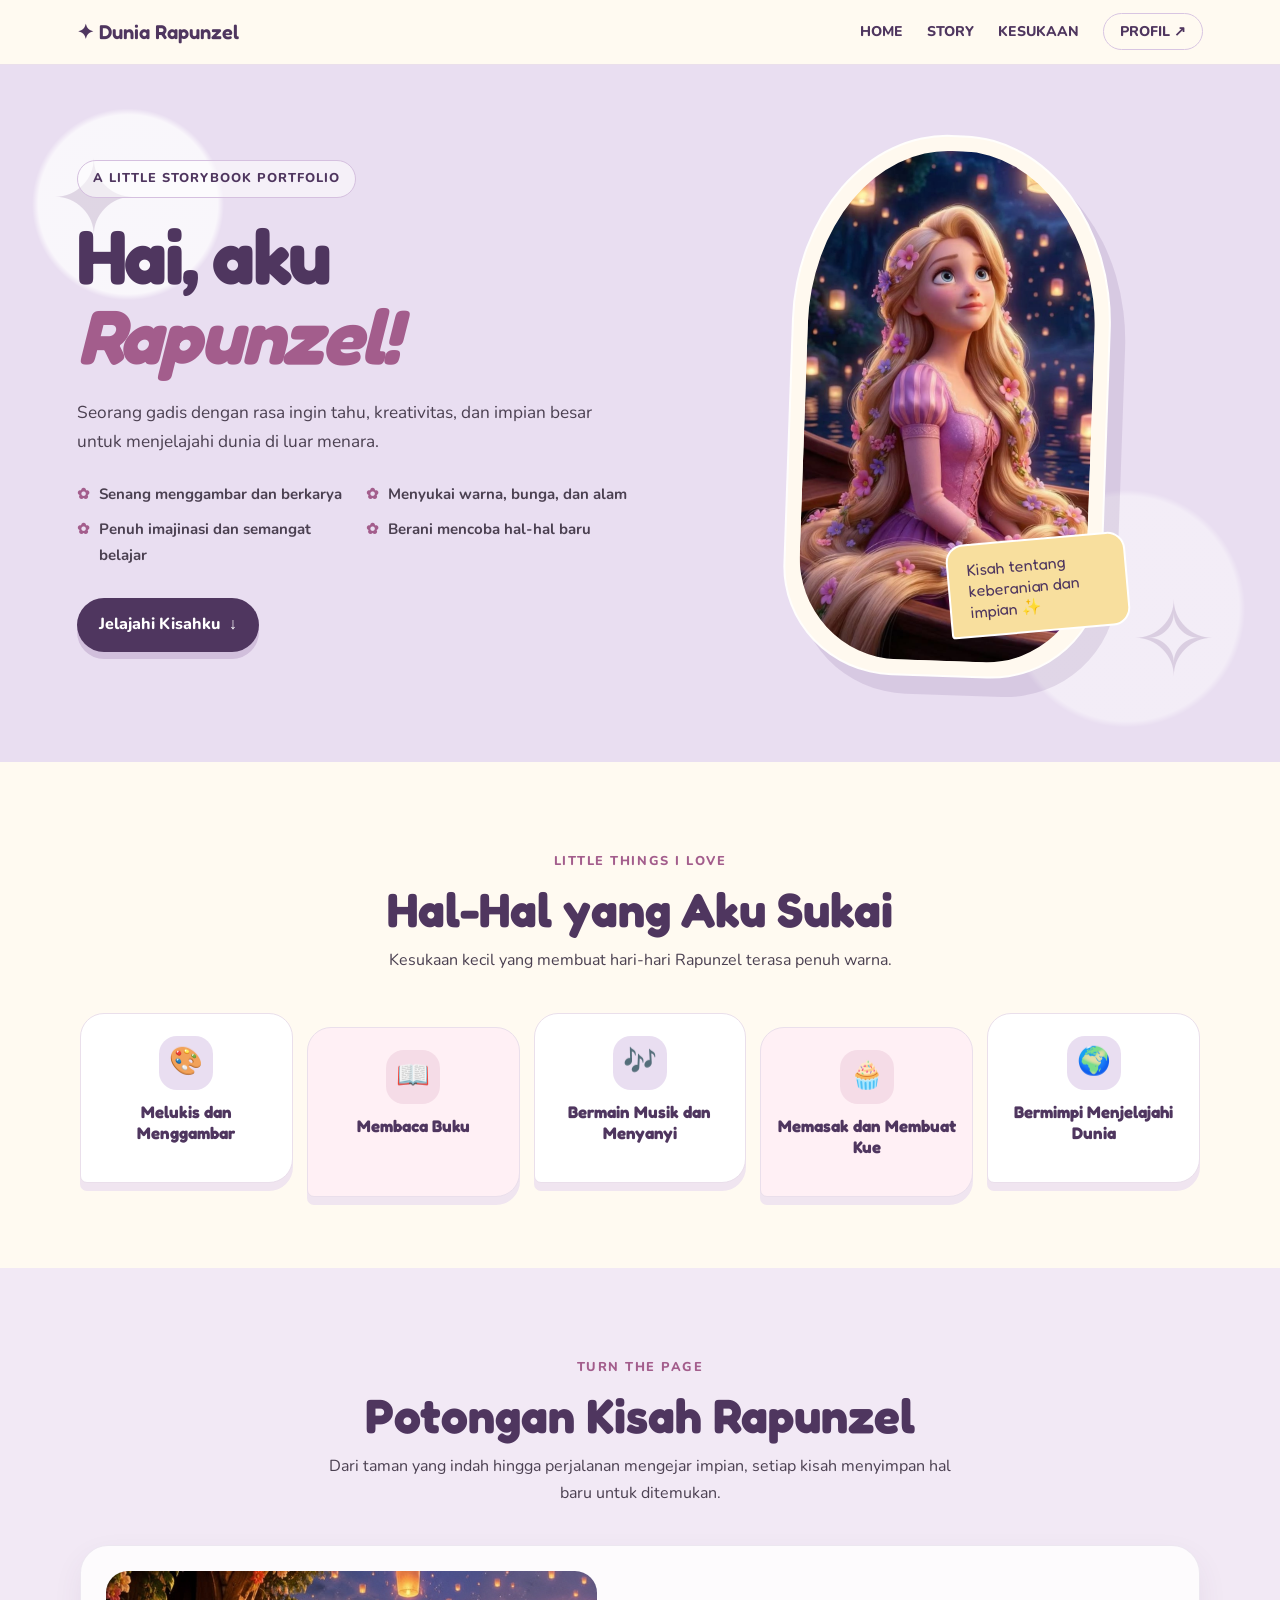
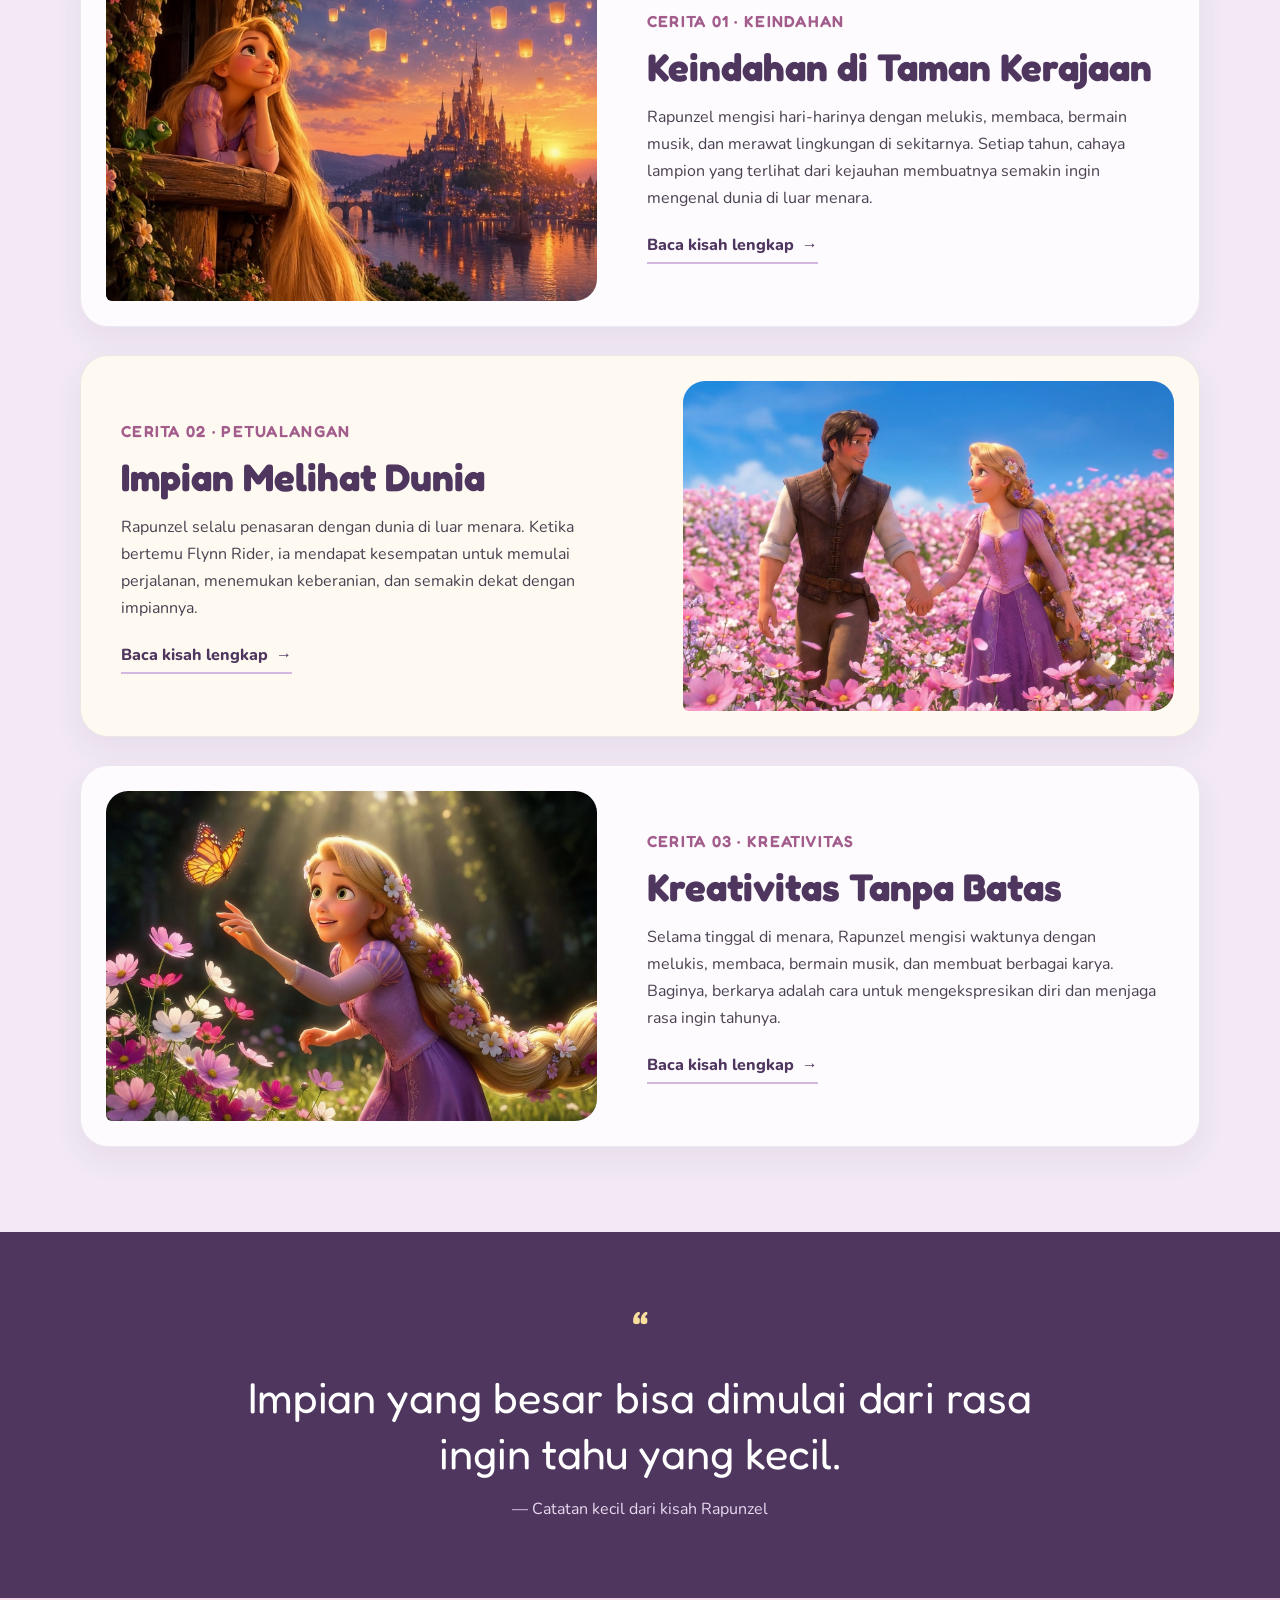
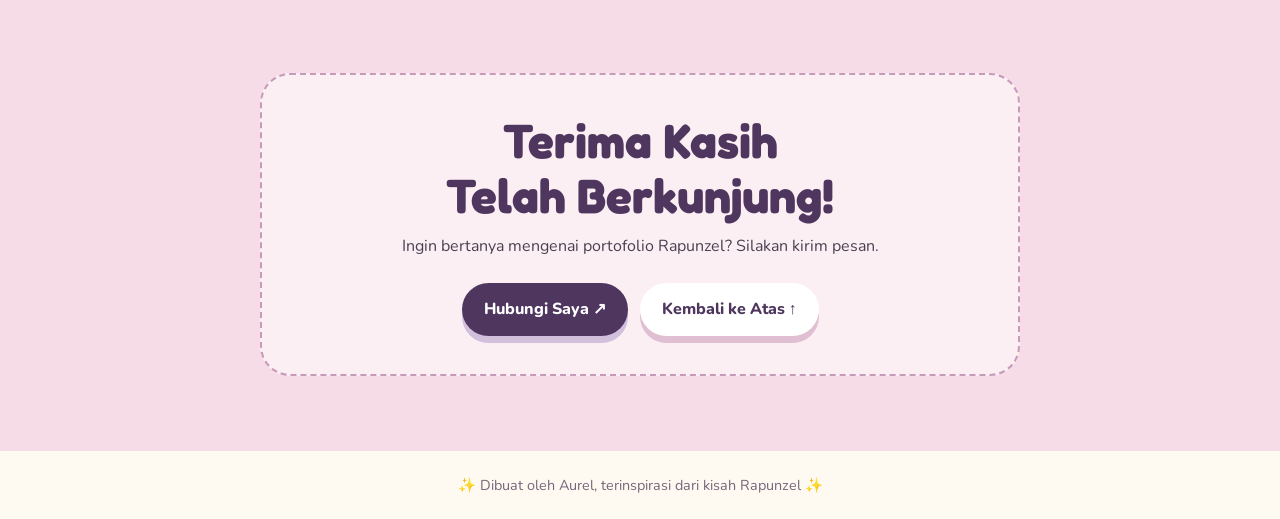
<file: index.html>
<!DOCTYPE html>
<html lang="id">
<head>
    <meta charset="utf-8">
    <meta name="viewport" content="width=device-width, initial-scale=1.0">
    <title>Rapunzel — Storybook Portfolio</title>

    <link href="https://fonts.googleapis.com/css2?family=Fredoka:wght@400;500;600;700&family=Nunito:wght@400;500;600;700;800&display=swap" rel="stylesheet">

    <style>
        :root {
            --purple: #76538c;
            --deep-purple: #4f365f;
            --lavender: #e9def1;
            --pink: #f5dce7;
            --cream: #fffaf1;
            --yellow: #f8df9e;
            --ink: #4b4051;
        }

        * {
            box-sizing: border-box;
        }

        html {
            scroll-behavior: smooth;
        }

        body {
            margin: 0;
            background: var(--cream);
            color: var(--ink);
            font-family: "Nunito", sans-serif;
            line-height: 1.7;
        }

        h1, h2, h3, .brand, .number {
            font-family: "Fredoka", sans-serif;
        }

        a {
            color: inherit;
            text-decoration: none;
        }

        img {
            display: block;
            max-width: 100%;
        }

        .site-nav {
            position: sticky;
            top: 0;
            z-index: 10;
            display: flex;
            justify-content: space-between;
            align-items: center;
            gap: 20px;
            padding: 15px 6%;
            background: rgba(255, 250, 241, .96);
            border-bottom: 1px solid #eadfeb;
            backdrop-filter: blur(10px);
        }

        .brand {
            color: var(--deep-purple);
            font-size: 1.25rem;
            font-weight: 600;
            white-space: nowrap;
        }

        .nav-links {
            display: flex;
            align-items: center;
            gap: 24px;
            margin: 0;
            padding: 0;
            list-style: none;
        }

        .nav-links a {
            color: var(--deep-purple);
            font-size: .88rem;
            font-weight: 800;
            transition: color .2s;
        }

        .nav-links a:hover {
            color: #b45f91;
        }

        .nav-links .nav-profile {
            padding: 8px 16px;
            border: 1px solid #d8c5e2;
            border-radius: 30px;
        }

        .hero {
            position: relative;
            overflow: hidden;
            padding: 70px 6% 85px;
            background:
                radial-gradient(circle at 10% 20%, rgba(255,255,255,.75) 0 7%, transparent 7.5%),
                radial-gradient(circle at 88% 78%, rgba(255,255,255,.45) 0 9%, transparent 9.5%),
                var(--lavender);
        }

        .hero::before,
        .hero::after {
            position: absolute;
            color: rgba(118, 83, 140, .2);
            font-size: clamp(3rem, 8vw, 7rem);
            line-height: 1;
            pointer-events: none;
        }

        .hero::before {
            content: "✦";
            top: 12%;
            left: 4%;
        }

        .hero::after {
            content: "✧";
            right: 5%;
            bottom: 10%;
        }

        .hero-inner {
            position: relative;
            z-index: 1;
            display: grid;
            grid-template-columns: 1.05fr .95fr;
            align-items: center;
            gap: 55px;
            max-width: 1180px;
            margin: 0 auto;
        }

        .hero-copy {
            max-width: 600px;
        }

        .eyebrow {
            display: inline-block;
            margin-bottom: 18px;
            padding: 7px 15px;
            border: 1px solid #d5c0df;
            border-radius: 30px;
            background: rgba(255,255,255,.55);
            color: var(--deep-purple);
            font-size: .8rem;
            font-weight: 800;
            letter-spacing: .08em;
            text-transform: uppercase;
        }

        .hero h1 {
            margin: 0;
            color: var(--deep-purple);
            font-size: clamp(2.8rem, 6vw, 5.5rem);
            line-height: 1.04;
            letter-spacing: -.03em;
        }

        .hero h1 span {
            color: #a35d8c;
            font-style: italic;
        }

        .hero-copy p {
            max-width: 530px;
            margin: 22px 0;
            font-size: 1.08rem;
        }

        .hero-list {
            display: grid;
            grid-template-columns: 1fr 1fr;
            gap: 10px 16px;
            margin: 25px 0 30px;
            padding: 0;
            list-style: none;
        }

        .hero-list li {
            display: flex;
            align-items: flex-start;
            gap: 9px;
            font-size: .94rem;
            font-weight: 700;
        }

        .hero-list li::before {
            content: "✿";
            color: #a35d8c;
        }

        .button {
            display: inline-flex;
            justify-content: center;
            align-items: center;
            gap: 9px;
            padding: 13px 22px;
            border: 0;
            border-radius: 30px;
            background: var(--deep-purple);
            color: white;
            font-weight: 800;
            box-shadow: 0 7px 0 #d1bfdc;
            transition: transform .2s, box-shadow .2s, background .2s;
        }

        .button:hover {
            transform: translateY(-3px);
            background: #69487f;
            box-shadow: 0 10px 0 #d1bfdc;
        }

        .hero-art {
            position: relative;
            max-width: 470px;
            margin: 0 auto;
        }

        .hero-image-frame {
            position: relative;
            padding: 14px;
            border: 2px solid rgba(255,255,255,.85);
            border-radius: 48% 48% 35% 35% / 35% 35% 20% 20%;
            background: #fff9ef;
            box-shadow: 15px 18px 0 rgba(118, 83, 140, .15);
            transform: rotate(2deg);
        }

        .hero-image-frame img {
            width: 100%;
            height: 510px;
            border-radius: 48% 48% 35% 35% / 35% 35% 20% 20%;
            object-fit: cover;
            object-position: center;
        }

        .image-sticker {
            position: absolute;
            right: -20px;
            bottom: 45px;
            max-width: 180px;
            padding: 14px 18px;
            border: 2px solid white;
            border-radius: 18px 18px 18px 4px;
            background: var(--yellow);
            color: var(--deep-purple);
            font-family: "Fredoka", sans-serif;
            font-size: 1rem;
            line-height: 1.3;
            transform: rotate(-5deg);
        }

        .section-wrap {
            width: min(1120px, 88%);
            margin: 0 auto;
        }

        .section-heading {
            max-width: 650px;
            margin: 0 auto 38px;
            text-align: center;
        }

        .section-heading .mini-label {
            color: #a35d8c;
            font-size: .8rem;
            font-weight: 800;
            letter-spacing: .12em;
            text-transform: uppercase;
        }

        .section-heading h2 {
            margin: 8px 0 10px;
            color: var(--deep-purple);
            font-size: clamp(2rem, 4vw, 3rem);
            line-height: 1.15;
        }

        .section-heading p {
            margin: 0;
        }

        .likes-section {
            padding: 85px 0;
            background: var(--cream);
        }

        .likes-grid {
            display: grid;
            grid-template-columns: repeat(5, minmax(0, 1fr));
            gap: 14px;
        }

        .like-card {
            min-height: 170px;
            padding: 22px 15px;
            border: 1px solid #eadfeb;
            border-radius: 24px 24px 24px 7px;
            background: white;
            text-align: center;
            box-shadow: 0 8px 0 #f0e5f0;
            transition: transform .2s;
        }

        .like-card:nth-child(even) {
            transform: translateY(14px);
            background: #fff0f5;
        }

        .like-card:hover {
            transform: translateY(-5px) rotate(-1deg);
        }

        .like-icon {
            display: grid;
            place-items: center;
            width: 54px;
            height: 54px;
            margin: 0 auto 12px;
            border-radius: 18px;
            background: var(--lavender);
            font-size: 1.7rem;
        }

        .like-card:nth-child(even) .like-icon {
            background: var(--pink);
        }

        .like-card h3 {
            margin: 0;
            color: var(--deep-purple);
            font-size: 1.05rem;
            line-height: 1.25;
        }

        .story-section {
            padding: 85px 0;
            background: #f2e9f5;
        }

        .story-list {
            display: grid;
            gap: 28px;
        }

        .story-card {
            display: grid;
            grid-template-columns: .95fr 1.05fr;
            align-items: center;
            gap: 35px;
            padding: 25px;
            border: 1px solid rgba(118, 83, 140, .12);
            border-radius: 28px;
            background: rgba(255,255,255,.82);
            box-shadow: 0 12px 30px rgba(79, 54, 95, .07);
        }

        .story-card:nth-child(even) {
            grid-template-columns: 1.05fr .95fr;
            background: #fffaf1;
        }

        .story-card:nth-child(even) .story-image {
            order: 2;
        }

        .story-image {
            position: relative;
            min-width: 0;
        }

        .story-image img {
            width: 100%;
            height: 330px;
            border-radius: 22px 22px 22px 6px;
            object-fit: cover;
        }

        .story-image::after {
            content: "";
            position: absolute;
            right: -8px;
            bottom: -8px;
            z-index: -1;
            width: 55%;
            height: 55%;
            border-radius: 20px;
            background: var(--pink);
        }

        .story-card:nth-child(even) .story-image::after {
            background: var(--yellow);
        }

        .story-copy {
            padding: 10px 15px;
        }

        .number {
            display: inline-block;
            margin-bottom: 10px;
            color: #a35d8c;
            font-size: 1rem;
            font-weight: 600;
            letter-spacing: .08em;
        }

        .story-copy h3 {
            margin: 0 0 14px;
            color: var(--deep-purple);
            font-size: clamp(1.7rem, 3vw, 2.5rem);
            line-height: 1.15;
        }

        .story-copy p {
            margin: 0 0 20px;
        }

        .text-link {
            display: inline-flex;
            align-items: center;
            gap: 8px;
            color: var(--deep-purple);
            font-weight: 800;
            border-bottom: 2px solid #d4b8df;
            padding-bottom: 3px;
        }

        .text-link:hover {
            color: #a35d8c;
            border-color: #a35d8c;
        }

        .quote-section {
            padding: 75px 6%;
            background: var(--deep-purple);
            color: white;
            text-align: center;
        }

        .quote-mark {
            color: var(--yellow);
            font-family: "Fredoka", sans-serif;
            font-size: 4rem;
            line-height: .8;
        }

        .quote-section blockquote {
            max-width: 800px;
            margin: 10px auto 15px;
            font-family: "Fredoka", sans-serif;
            font-size: clamp(1.6rem, 4vw, 2.7rem);
            line-height: 1.3;
        }

        .quote-section p {
            margin: 0;
            color: #e7d9ee;
        }

        .contact-section {
            padding: 75px 6%;
            text-align: center;
            background: var(--pink);
        }

        .contact-card {
            max-width: 760px;
            margin: 0 auto;
            padding: 38px 25px;
            border: 2px dashed #c89ab9;
            border-radius: 30px;
            background: rgba(255,255,255,.55);
        }

        .contact-card h2 {
            margin: 0 0 10px;
            color: var(--deep-purple);
            font-size: clamp(2rem, 4vw, 3rem);
            line-height: 1.15;
        }

        .contact-card p {
            margin: 0 0 22px;
        }

        .contact-actions {
            display: flex;
            flex-wrap: wrap;
            justify-content: center;
            gap: 12px;
        }

        .button-light {
            background: white;
            color: var(--deep-purple);
            box-shadow: 0 7px 0 #dfbfd1;
        }

        .button-light:hover {
            background: #fff7fb;
            box-shadow: 0 10px 0 #dfbfd1;
        }

        footer {
            padding: 22px 6%;
            background: var(--cream);
            color: #75677b;
            text-align: center;
            font-size: .9rem;
        }

        footer p {
            margin: 0;
        }

        @media (max-width: 900px) {
            .hero-inner {
                gap: 35px;
            }

            .hero-image-frame img {
                height: 420px;
            }

            .likes-grid {
                grid-template-columns: repeat(3, minmax(0, 1fr));
            }

            .story-card,
            .story-card:nth-child(even) {
                gap: 25px;
            }

            .story-image img {
                height: 280px;
            }
        }

        @media (max-width: 650px) {
            .site-nav {
                position: static;
                align-items: flex-start;
                flex-direction: column;
                gap: 12px;
                padding: 15px 5%;
            }

            .nav-links {
                flex-wrap: wrap;
                gap: 10px 18px;
            }

            .hero {
                padding: 48px 5% 60px;
            }

            .hero-inner {
                grid-template-columns: 1fr;
            }

            .hero-copy {
                text-align: center;
            }

            .hero-copy p {
                margin-left: auto;
                margin-right: auto;
            }

            .hero-list {
                text-align: left;
            }

            .hero-art {
                width: min(85%, 380px);
                margin-top: 10px;
            }

            .hero-image-frame img {
                height: 390px;
            }

            .image-sticker {
                right: -14px;
                bottom: 25px;
                max-width: 150px;
                font-size: .9rem;
            }

            .section-wrap {
                width: 90%;
            }

            .likes-section,
            .story-section {
                padding: 60px 0;
            }

            .likes-grid {
                grid-template-columns: repeat(2, minmax(0, 1fr));
                gap: 12px;
            }

            .like-card {
                min-height: 145px;
            }

            .like-card:nth-child(even) {
                transform: none;
            }

            .story-card,
            .story-card:nth-child(even) {
                grid-template-columns: 1fr;
                gap: 22px;
                padding: 18px;
            }

            .story-card:nth-child(even) .story-image {
                order: 0;
            }

            .story-image img {
                height: 260px;
            }

            .story-copy {
                padding: 4px 5px 10px;
            }

            .quote-section {
                padding: 60px 6%;
            }

            .contact-section {
                padding: 55px 5%;
            }
        }

        @media (max-width: 380px) {
            .hero-list {
                grid-template-columns: 1fr;
            }

            .hero-image-frame img {
                height: 320px;
            }

            .likes-grid {
                grid-template-columns: 1fr 1fr;
            }

            .like-card {
                padding: 18px 10px;
            }

            .like-card h3 {
                font-size: .95rem;
            }
        }

        @media (prefers-reduced-motion: reduce) {
            html {
                scroll-behavior: auto;
            }

            *,
            *::before,
            *::after {
                transition: none !important;
            }
        }
    </style>
</head>

<body>
    <nav class="site-nav" aria-label="Navigasi utama">
        <a href="#home" class="brand">✦ Dunia Rapunzel</a>

        <ul class="nav-links">
            <li><a href="#home">HOME</a></li>
            <li><a href="#works">STORY</a></li>
            <li><a href="#skills">KESUKAAN</a></li>
            <li><a href="profil.html" class="nav-profile">PROFIL ↗</a></li>
        </ul>
    </nav>

    <header class="hero" id="home">
        <div class="hero-inner">
            <div class="hero-copy">
                <span class="eyebrow">A little storybook portfolio</span>
                <h1>Hai, aku<br><span>Rapunzel!</span></h1>

                <p>
                    Seorang gadis dengan rasa ingin tahu, kreativitas, dan impian
                    besar untuk menjelajahi dunia di luar menara.
                </p>

                <ul class="hero-list">
                    <li>Senang menggambar dan berkarya</li>
                    <li>Menyukai warna, bunga, dan alam</li>
                    <li>Penuh imajinasi dan semangat belajar</li>
                    <li>Berani mencoba hal-hal baru</li>
                </ul>

                <a href="#works" class="button">Jelajahi Kisahku <span>↓</span></a>
            </div>

            <div class="hero-art">
                <div class="hero-image-frame">
                    <img src="rapunzel 1.jpeg" alt="Ilustrasi Rapunzel">
                </div>
                <div class="image-sticker">Kisah tentang keberanian dan impian ✨</div>
            </div>
        </div>
    </header>

    <section class="likes-section" id="skills">
        <div class="section-wrap">
            <div class="section-heading">
                <span class="mini-label">Little things I love</span>
                <h2>Hal-Hal yang Aku Sukai</h2>
                <p>Kesukaan kecil yang membuat hari-hari Rapunzel terasa penuh warna.</p>
            </div>

            <div class="likes-grid">
                <article class="like-card">
                    <div class="like-icon" aria-hidden="true">🎨</div>
                    <h3>Melukis dan Menggambar</h3>
                </article>

                <article class="like-card">
                    <div class="like-icon" aria-hidden="true">📖</div>
                    <h3>Membaca Buku</h3>
                </article>

                <article class="like-card">
                    <div class="like-icon" aria-hidden="true">🎶</div>
                    <h3>Bermain Musik dan Menyanyi</h3>
                </article>

                <article class="like-card">
                    <div class="like-icon" aria-hidden="true">🧁</div>
                    <h3>Memasak dan Membuat Kue</h3>
                </article>

                <article class="like-card">
                    <div class="like-icon" aria-hidden="true">🌍</div>
                    <h3>Bermimpi Menjelajahi Dunia</h3>
                </article>
            </div>
        </div>
    </section>

    <main class="story-section" id="works">
        <div class="section-wrap">
            <div class="section-heading">
                <span class="mini-label">Turn the page</span>
                <h2>Potongan Kisah Rapunzel</h2>
                <p>
                    Dari taman yang indah hingga perjalanan mengejar impian,
                    setiap kisah menyimpan hal baru untuk ditemukan.
                </p>
            </div>

            <div class="story-list">
                <article class="story-card">
                    <div class="story-image">
                        <img src="rapunzel 2.jpeg" alt="Bunga dan warna-warna lembut">
                    </div>
                    <div class="story-copy">
                        <span class="number">CERITA 01 · KEINDAHAN</span>
                        <h3>Keindahan di Taman Kerajaan</h3>
                        <p>
                            Rapunzel mengisi hari-harinya dengan melukis, membaca,
                            bermain musik, dan merawat lingkungan di sekitarnya.
                            Setiap tahun, cahaya lampion yang terlihat dari kejauhan
                            membuatnya semakin ingin mengenal dunia di luar menara.
                        </p>
                        <a href="detail.html" class="text-link">Baca kisah lengkap <span>→</span></a>
                    </div>
                </article>

                <article class="story-card">
                    <div class="story-image">
                        <img src="rapunzel 3.jpeg" alt="Pemandangan yang menginspirasi">
                    </div>
                    <div class="story-copy">
                        <span class="number">CERITA 02 · PETUALANGAN</span>
                        <h3>Impian Melihat Dunia</h3>
                        <p>
                            Rapunzel selalu penasaran dengan dunia di luar menara.
                            Ketika bertemu Flynn Rider, ia mendapat kesempatan untuk
                            memulai perjalanan, menemukan keberanian, dan semakin
                            dekat dengan impiannya.
                        </p>
                        <a href="detail2.html" class="text-link">Baca kisah lengkap <span>→</span></a>
                    </div>
                </article>

                <article class="story-card">
                    <div class="story-image">
                        <img src="rapunzel 4.jpeg" alt="Kegiatan kreatif Rapunzel">
                    </div>
                    <div class="story-copy">
                        <span class="number">CERITA 03 · KREATIVITAS</span>
                        <h3>Kreativitas Tanpa Batas</h3>
                        <p>
                            Selama tinggal di menara, Rapunzel mengisi waktunya
                            dengan melukis, membaca, bermain musik, dan membuat
                            berbagai karya. Baginya, berkarya adalah cara untuk
                            mengekspresikan diri dan menjaga rasa ingin tahunya.
                        </p>
                        <a href="detail3.html" class="text-link">Baca kisah lengkap <span>→</span></a>
                    </div>
                </article>
            </div>
        </div>
    </main>

    <section class="quote-section">
        <div class="quote-mark" aria-hidden="true">“</div>
        <blockquote>
            Impian yang besar bisa dimulai dari rasa ingin tahu yang kecil.
        </blockquote>
        <p>— Catatan kecil dari kisah Rapunzel</p>
    </section>

    <section class="contact-section" id="contact">
        <div class="contact-card">
            <h2>Terima Kasih<br>Telah Berkunjung!</h2>
            <p>Ingin bertanya mengenai portofolio Rapunzel? Silakan kirim pesan.</p>

            <div class="contact-actions">
                <a href="https://www.instagram.com/aurell_ponamon/" class="button" target="_blank" rel="noopener noreferrer">
                    Hubungi Saya ↗
                </a>
                <a href="#home" class="button button-light">Kembali ke Atas ↑</a>
            </div>
        </div>
    </section>

    <footer>
        <p>✨ Dibuat oleh Aurel, terinspirasi dari kisah Rapunzel ✨</p>
    </footer>
</body>
</html>
</file>
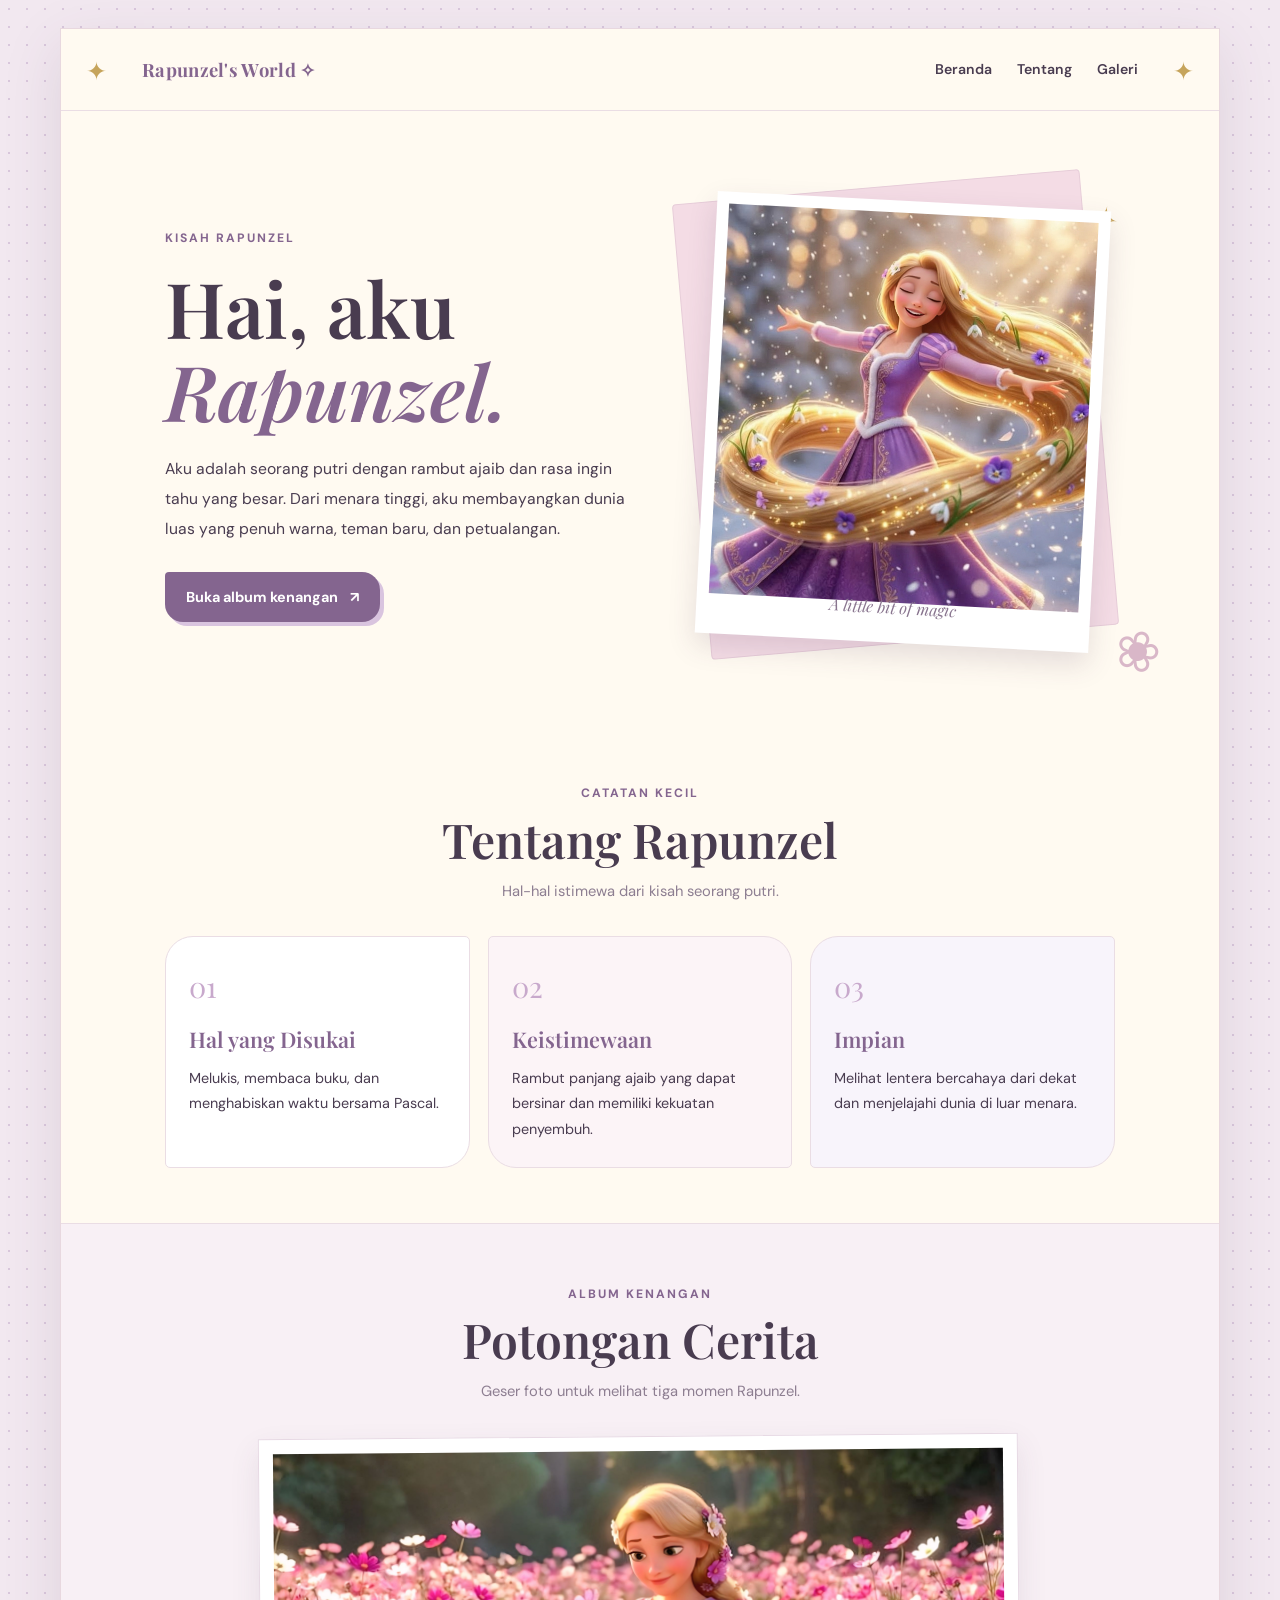
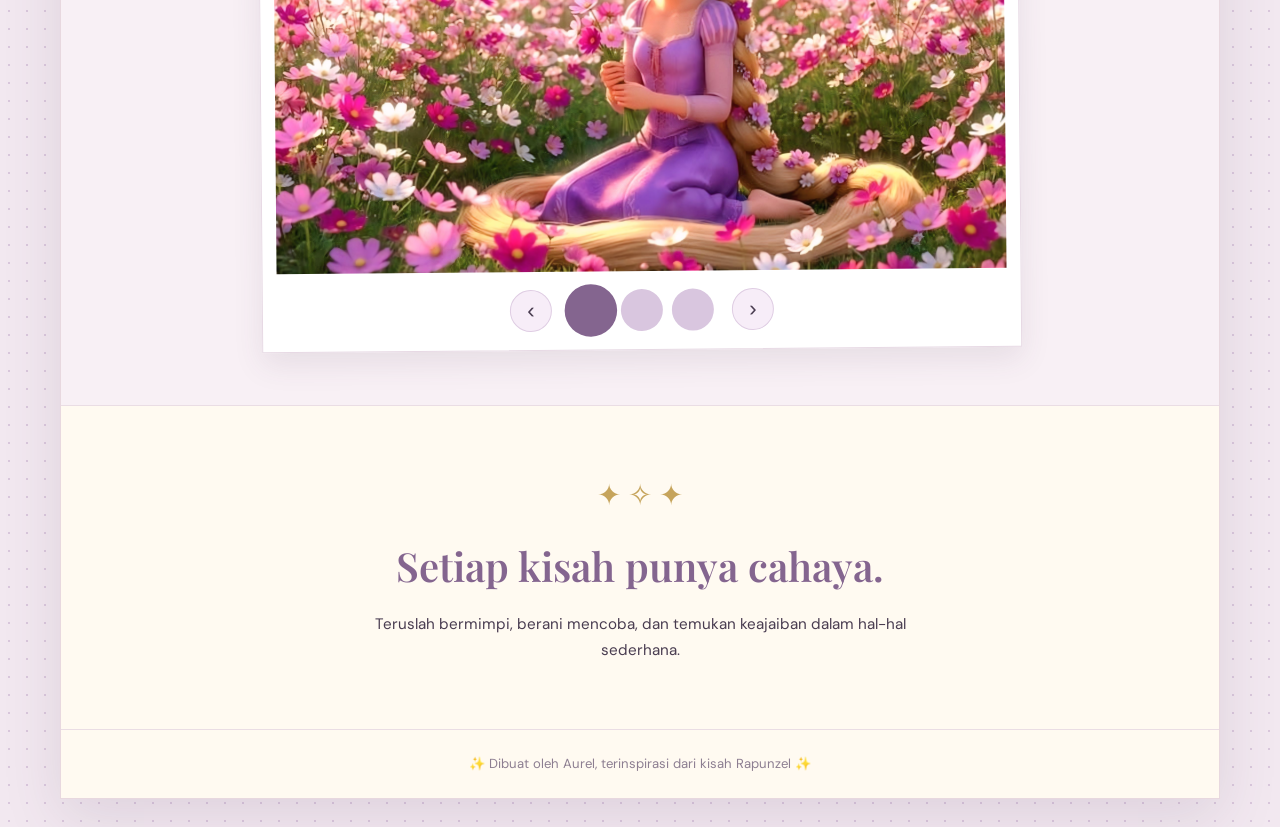
<file: detail.html>
<!DOCTYPE html>
<html lang="id">
<head>
    <meta charset="UTF-8">
    <meta name="viewport" content="width=device-width, initial-scale=1.0">
    <title>Rapunzel | A Storybook</title>

    <link rel="preconnect" href="https://fonts.googleapis.com">
    <link rel="preconnect" href="https://fonts.gstatic.com" crossorigin>
    <link href="https://fonts.googleapis.com/css2?family=DM+Sans:wght@400;500;600;700&family=Playfair+Display:wght@500;600;700&display=swap" rel="stylesheet">

    <style>
        * {
            margin: 0;
            padding: 0;
            box-sizing: border-box;
        }

        :root {
            --ink: #493c50;
            --plum: #84658f;
            --lavender: #e9dced;
            --pink: #f4dce5;
            --paper: #fffaf1;
            --gold: #c6a45b;
        }

        html {
            scroll-behavior: smooth;
        }

        body {
            font-family: "DM Sans", sans-serif;
            color: var(--ink);
            background-color: #f2e8f0;
            background-image:
                radial-gradient(#d9c7dc 0.8px, transparent 0.8px);
            background-size: 18px 18px;
            line-height: 1.7;
        }

        a {
            color: inherit;
            text-decoration: none;
        }

        .page {
            width: min(1160px, 92%);
            margin: 28px auto;
            background: var(--paper);
            border: 1px solid #e8d8df;
            box-shadow: 0 18px 55px rgba(83, 58, 91, 0.13);
            overflow: hidden;
            position: relative;
        }

        .page::before,
        .page::after {
            content: "✦";
            position: absolute;
            color: var(--gold);
            font-size: 25px;
            z-index: 2;
        }

        .page::before {
            top: 22px;
            left: 25px;
        }

        .page::after {
            top: 22px;
            right: 25px;
        }

        .navbar {
            display: flex;
            justify-content: space-between;
            align-items: center;
            gap: 20px;
            padding: 25px 7%;
            border-bottom: 1px solid #eadde4;
        }

        .brand {
            font-family: "Playfair Display", serif;
            font-size: 1.15rem;
            font-weight: 700;
            color: var(--plum);
            letter-spacing: 0.3px;
        }

        .nav-links {
            display: flex;
            gap: 25px;
            list-style: none;
            font-size: 0.88rem;
            font-weight: 600;
        }

        .nav-links a {
            transition: color 0.2s;
        }

        .nav-links a:hover {
            color: var(--plum);
        }

        .hero {
            display: grid;
            grid-template-columns: 1fr 0.9fr;
            align-items: center;
            gap: 55px;
            padding: 75px 9% 65px;
            position: relative;
        }

        .hero::after {
            content: "❀";
            position: absolute;
            right: 5%;
            bottom: 25px;
            color: #d9b7c8;
            font-size: 55px;
            transform: rotate(18deg);
        }

        .chapter {
            display: inline-block;
            color: var(--plum);
            font-size: 0.76rem;
            font-weight: 700;
            letter-spacing: 2px;
            text-transform: uppercase;
            margin-bottom: 18px;
        }

        h1, h2, h3 {
            font-family: "Playfair Display", serif;
            font-weight: 600;
        }

        h1 {
            color: var(--ink);
            font-size: clamp(3rem, 6vw, 5rem);
            line-height: 1.08;
            margin-bottom: 22px;
        }

        h1 span {
            color: var(--plum);
            font-style: italic;
        }

        .hero-copy p {
            max-width: 490px;
            font-size: 0.98rem;
            line-height: 1.9;
            margin-bottom: 28px;
        }

        .story-button {
            display: inline-flex;
            align-items: center;
            gap: 12px;
            background: var(--plum);
            color: white;
            padding: 13px 21px;
            border-radius: 4px 18px 18px 18px;
            font-size: 0.9rem;
            font-weight: 700;
            box-shadow: 4px 4px 0 #d9c4df;
            transition: transform 0.2s, box-shadow 0.2s;
        }

        .story-button:hover {
            transform: translateY(-3px);
            box-shadow: 4px 7px 0 #d9c4df;
        }

        .photo-area {
            position: relative;
            padding: 15px;
        }

        .photo-area::before {
            content: "";
            position: absolute;
            inset: 0 15px 15px 0;
            background: var(--pink);
            border: 1px solid #e7cdd9;
            transform: rotate(-5deg);
            border-radius: 4px;
        }

        .polaroid {
            position: relative;
            background: white;
            padding: 12px 12px 40px;
            box-shadow: 0 12px 28px rgba(78, 55, 87, 0.15);
            transform: rotate(3deg);
        }

        .polaroid img {
            display: block;
            width: 100%;
            height: 390px;
            object-fit: cover;
        }

        .photo-note {
            position: absolute;
            bottom: 22px;
            left: 50%;
            transform: translateX(-50%);
            color: #89758f;
            font-family: "Playfair Display", serif;
            font-size: 1rem;
            font-style: italic;
            white-space: nowrap;
        }

        .sparkle {
            position: absolute;
            top: 5px;
            right: -3px;
            color: var(--gold);
            font-size: 34px;
            transform: rotate(12deg);
        }

        .section {
            padding: 55px 9%;
        }

        .section-heading {
            text-align: center;
            margin-bottom: 32px;
        }

        .section-heading .chapter {
            margin-bottom: 7px;
        }

        .section-heading h2 {
            color: var(--ink);
            font-size: clamp(2rem, 4vw, 3rem);
            line-height: 1.2;
        }

        .section-heading p {
            color: #8d7e91;
            font-size: 0.92rem;
            margin-top: 10px;
        }

        .story-cards {
            display: grid;
            grid-template-columns: repeat(3, 1fr);
            gap: 18px;
        }

        .story-card {
            background: #fff;
            border: 1px solid #eadde4;
            padding: 25px 23px;
            min-height: 210px;
            position: relative;
            transition: transform 0.25s, box-shadow 0.25s;
        }

        .story-card:nth-child(1) {
            border-radius: 28px 5px 28px 5px;
        }

        .story-card:nth-child(2) {
            border-radius: 5px 28px 5px 28px;
            background: #fcf4f7;
        }

        .story-card:nth-child(3) {
            border-radius: 28px 5px 28px 5px;
            background: #f8f4fb;
        }

        .story-card:hover {
            transform: translateY(-6px) rotate(-1deg);
            box-shadow: 0 12px 25px rgba(83, 58, 91, 0.1);
        }

        .card-number {
            color: #c8a9cc;
            font-family: "Playfair Display", serif;
            font-size: 1.8rem;
            margin-bottom: 10px;
        }

        .story-card h3 {
            color: var(--plum);
            font-size: 1.35rem;
            margin-bottom: 9px;
        }

        .story-card p {
            font-size: 0.9rem;
            line-height: 1.75;
        }

        .gallery-section {
            background: #f8f0f5;
            border-top: 1px solid #eadde4;
            border-bottom: 1px solid #eadde4;
        }

        .gallery-frame {
            max-width: 760px;
            margin: 0 auto;
            padding: 14px;
            background: white;
            border: 1px solid #e7d9e4;
            box-shadow: 0 12px 30px rgba(83, 58, 91, 0.1);
            transform: rotate(-0.5deg);
        }

        .gallery-image {
            display: block;
            width: 100%;
            height: 420px;
            object-fit: cover;
            background: #eadde9;
        }

        .gallery-controls {
            display: flex;
            justify-content: center;
            align-items: center;
            gap: 18px;
            padding: 18px 0 4px;
        }

        .gallery-controls button {
            width: 42px;
            height: 42px;
            border: 1px solid #dfcde3;
            border-radius: 50%;
            background: #f7edf8;
            color: var(--ink);
            font-size: 1.4rem;
            cursor: pointer;
            transition: 0.2s;
        }

        .gallery-controls button:hover {
            background: var(--lavender);
            transform: scale(1.08);
        }

        .dots {
            display: flex;
            gap: 9px;
        }

        .dot {
            width: 9px;
            height: 9px;
            padding: 0;
            border: none !important;
            background: #d9c6df !important;
            cursor: pointer;
        }

        .dot.active {
            background: var(--plum) !important;
            transform: scale(1.25);
        }

        .closing {
            padding: 65px 10%;
            text-align: center;
        }

        .closing-mark {
            color: var(--gold);
            font-size: 1.8rem;
            margin-bottom: 12px;
        }

        .closing h2 {
            color: var(--plum);
            font-size: clamp(1.7rem, 4vw, 2.5rem);
            margin-bottom: 12px;
        }

        .closing p {
            max-width: 550px;
            margin: 0 auto;
            font-size: 0.95rem;
        }

        footer {
            padding: 23px 15px;
            text-align: center;
            color: #8d7e91;
            font-size: 0.82rem;
            border-top: 1px solid #eadde4;
        }

        @media (max-width: 760px) {
            .page {
                width: 100%;
                margin: 0;
                border: none;
            }

            .navbar {
                flex-direction: column;
                padding: 24px 5%;
            }

            .nav-links {
                gap: 18px;
                flex-wrap: wrap;
                justify-content: center;
            }

            .hero {
                grid-template-columns: 1fr;
                gap: 30px;
                padding: 50px 7%;
            }

            .hero-copy {
                text-align: center;
            }

            .hero-copy p {
                margin-left: auto;
                margin-right: auto;
            }

            .photo-area {
                width: min(100%, 470px);
                margin: 0 auto;
            }

            .polaroid img {
                height: 320px;
            }

            .section {
                padding: 45px 7%;
            }

            .story-cards {
                grid-template-columns: 1fr;
            }

            .story-card {
                min-height: auto;
            }

            .gallery-image {
                height: 300px;
            }

            .closing {
                padding: 50px 7%;
            }
        }

        @media (prefers-reduced-motion: reduce) {
            html {
                scroll-behavior: auto;
            }

            *, *::before, *::after {
                transition-duration: 0.01ms !important;
            }
        }
    </style>
</head>

<body>
    <div class="page">
        <nav class="navbar">
            <a href="index.html" class="brand">Rapunzel's World ✧</a>

            <ul class="nav-links">
                <li><a href="index.html">Beranda</a></li>
                <li><a href="#tentang">Tentang</a></li>
                <li><a href="#galeri">Galeri</a></li>
            </ul>
        </nav>

        <main>
            <section class="hero" id="tentang">
                <div class="hero-copy">
                    <span class="chapter">Kisah Rapunzel</span>
                    <h1>Hai, aku <span>Rapunzel.</span></h1>
                    <p>
                        Aku adalah seorang putri dengan rambut ajaib dan rasa ingin tahu
                        yang besar. Dari menara tinggi, aku membayangkan dunia luas yang
                        penuh warna, teman baru, dan petualangan.
                    </p>
                    <a href="#galeri" class="story-button">
                        Buka album kenangan <span>↗</span>
                    </a>
                </div>

                <div class="photo-area">
                    <span class="sparkle">✧</span>
                    <div class="polaroid">
                        <img src="rapunzel 01.jpeg" alt="Rapunzel">
                        <div class="photo-note">A little bit of magic</div>
                    </div>
                </div>
            </section>

            <section class="section">
                <div class="section-heading">
                    <span class="chapter">Catatan Kecil</span>
                    <h2>Tentang Rapunzel</h2>
                    <p>Hal-hal istimewa dari kisah seorang putri.</p>
                </div>

                <div class="story-cards">
                    <article class="story-card">
                        <div class="card-number">01</div>
                        <h3>Hal yang Disukai</h3>
                        <p>Melukis, membaca buku, dan menghabiskan waktu bersama Pascal.</p>
                    </article>

                    <article class="story-card">
                        <div class="card-number">02</div>
                        <h3>Keistimewaan</h3>
                        <p>Rambut panjang ajaib yang dapat bersinar dan memiliki kekuatan penyembuh.</p>
                    </article>

                    <article class="story-card">
                        <div class="card-number">03</div>
                        <h3>Impian</h3>
                        <p>Melihat lentera bercahaya dari dekat dan menjelajahi dunia di luar menara.</p>
                    </article>
                </div>
            </section>

            <section class="section gallery-section" id="galeri">
                <div class="section-heading">
                    <span class="chapter">Album Kenangan</span>
                    <h2>Potongan Cerita</h2>
                    <p>Geser foto untuk melihat tiga momen Rapunzel.</p>
                </div>

                <div class="gallery-frame">
                    <img
                        id="galleryImage"
                        class="gallery-image"
                        src="rapunzel 02.jpeg"
                        alt="Foto Rapunzel"
                    >

                    <div class="gallery-controls">
                        <button type="button" id="prevButton" aria-label="Foto sebelumnya">‹</button>
                        <div class="dots" id="galleryDots"></div>
                        <button type="button" id="nextButton" aria-label="Foto berikutnya">›</button>
                    </div>
                </div>
            </section>

            <section class="closing">
                <div class="closing-mark">✦ ✧ ✦</div>
                <h2>Setiap kisah punya cahaya.</h2>
                <p>
                    Teruslah bermimpi, berani mencoba, dan temukan keajaiban
                    dalam hal-hal sederhana.
                </p>
            </section>
        </main>

        <footer>
            ✨ Dibuat oleh Aurel, terinspirasi dari kisah Rapunzel ✨
        </footer>
    </div>

    <script>
        // Galeri hanya berisi 3 foto
        const galleryImages = [
            "rapunzel 02.jpeg",
            "rapunzel 03.jpeg",
            "rapunzel 04.jpeg"
        ];

        let currentImage = 0;

        const galleryImage = document.getElementById("galleryImage");
        const galleryDots = document.getElementById("galleryDots");

        function showImage(index) {
            currentImage = (index + galleryImages.length) % galleryImages.length;
            galleryImage.src = galleryImages[currentImage];

            document.querySelectorAll(".dot").forEach((dot, dotIndex) => {
                dot.classList.toggle("active", dotIndex === currentImage);
            });
        }

        galleryImages.forEach((image, index) => {
            const dot = document.createElement("button");
            dot.type = "button";
            dot.className = "dot";
            dot.setAttribute("aria-label", "Tampilkan foto " + (index + 1));
            dot.addEventListener("click", () => showImage(index));
            galleryDots.appendChild(dot);
        });

        document.getElementById("prevButton").addEventListener("click", () => {
            showImage(currentImage - 1);
        });

        document.getElementById("nextButton").addEventListener("click", () => {
            showImage(currentImage + 1);
        });

        showImage(0);
    </script>
</body>
</html>
</file>
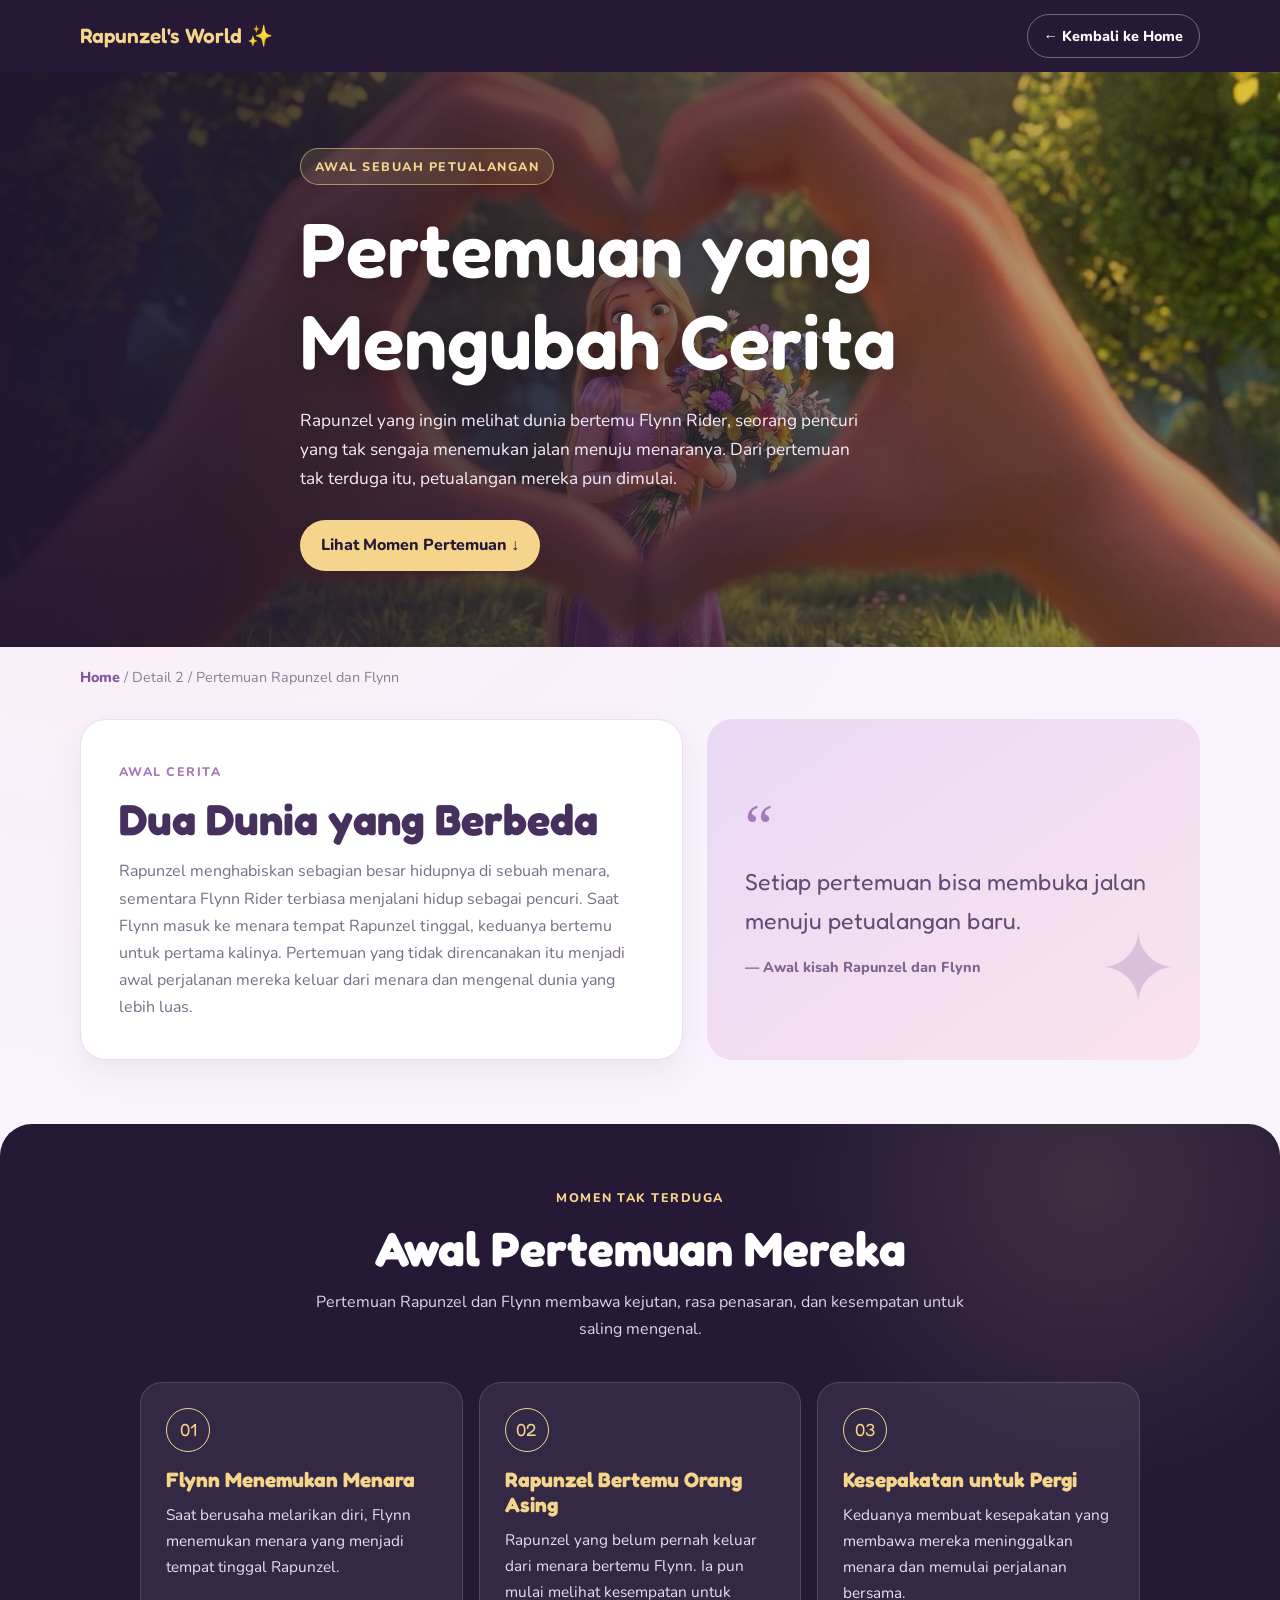
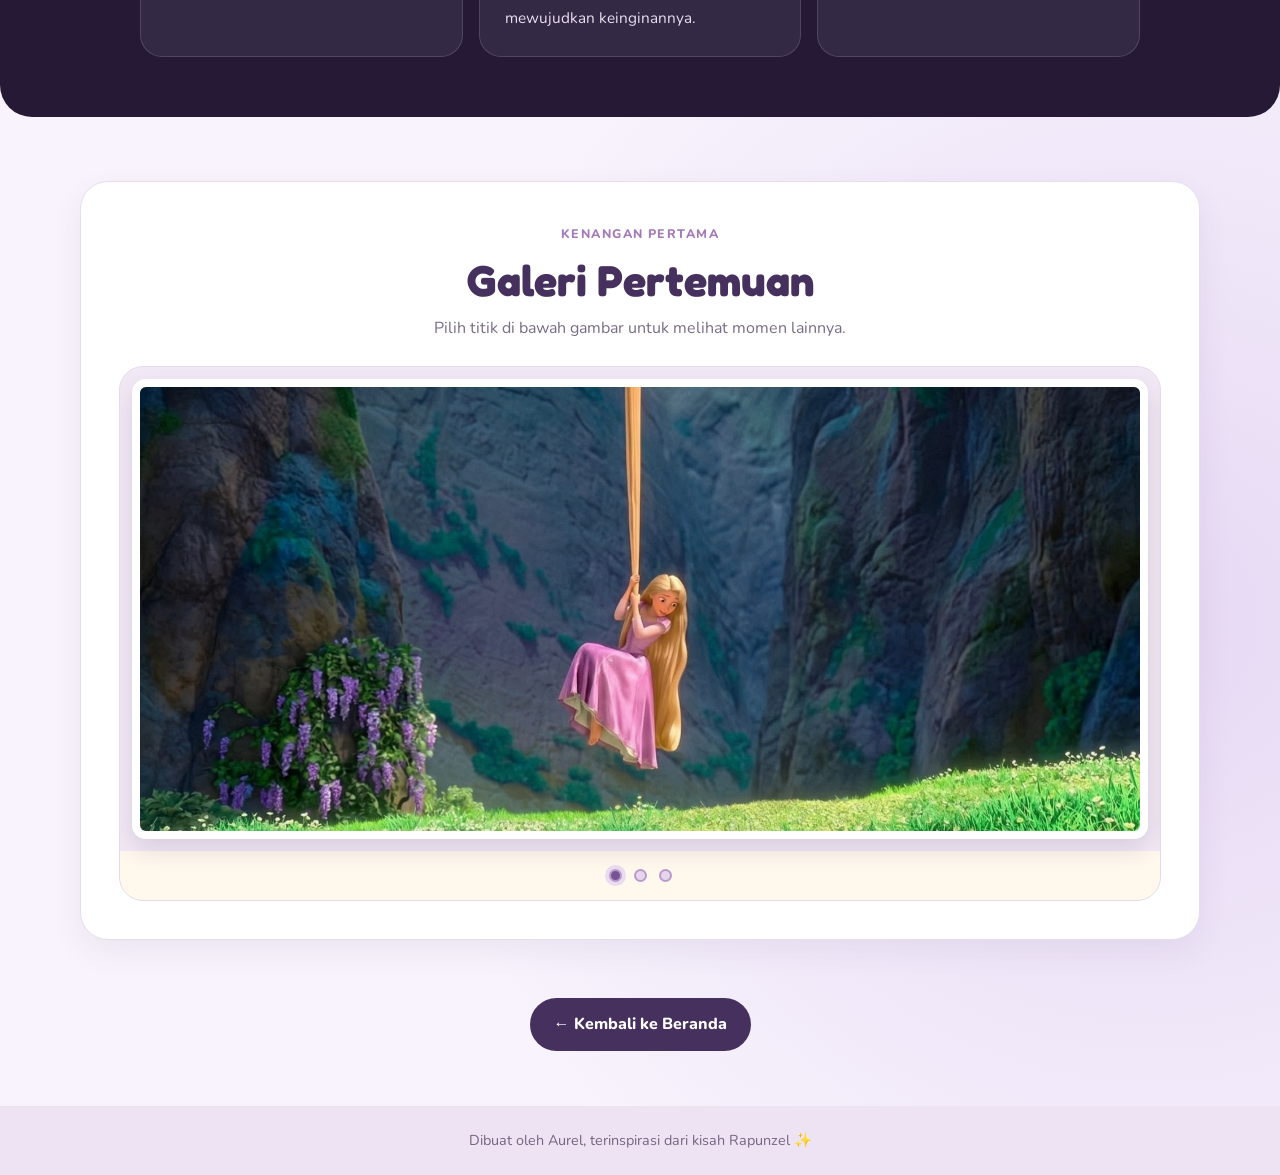
<file: detail2.html>
<!DOCTYPE html>
<html lang="id">
<head>
  <meta charset="UTF-8">
  <meta name="viewport" content="width=device-width, initial-scale=1.0">
  <title>Pertemuan Rapunzel dan Flynn | Rapunzel's World</title>

  <link href="https://fonts.googleapis.com/css2?family=Fredoka:wght@400;500;600;700&family=Nunito:wght@400;500;600;700;800&display=swap" rel="stylesheet">

  <style>
    :root {
      --night: #251936;
      --night-soft: #46315e;
      --purple: #765392;
      --lavender: #d8c0eb;
      --pink: #f5dce8;
      --gold: #f4d58b;
      --cream: #fff9ef;
      --text: #4d405b;
      --muted: #796d86;
    }

    * {
      box-sizing: border-box;
      margin: 0;
      padding: 0;
    }

    html {
      scroll-behavior: smooth;
    }

    body {
      color: var(--text);
      background:
        radial-gradient(circle at 10% 8%, #fcecf4, transparent 30%),
        radial-gradient(circle at 90% 80%, #e6d8f4, transparent 30%),
        #f8f3fc;
      font-family: "Nunito", sans-serif;
      line-height: 1.7;
    }

    img {
      display: block;
      max-width: 100%;
    }

    a {
      color: inherit;
    }

    .container {
      width: min(1120px, 90%);
      margin-inline: auto;
    }

    /* Navigasi */
    .topbar {
      position: relative;
      z-index: 2;
      background: var(--night);
      color: white;
    }

    .navbar {
      min-height: 72px;
      display: flex;
      justify-content: space-between;
      align-items: center;
      gap: 18px;
    }

    .brand {
      color: var(--gold);
      font-family: "Fredoka", sans-serif;
      font-size: 1.3rem;
      font-weight: 600;
      text-decoration: none;
    }

    .back-link {
      padding: 9px 16px;
      border: 1px solid rgba(255,255,255,.35);
      border-radius: 999px;
      color: white;
      font-size: .9rem;
      font-weight: 800;
      text-decoration: none;
      transition: .2s ease;
    }

    .back-link:hover {
      background: rgba(255,255,255,.13);
      transform: translateY(-2px);
    }

    /* Hero */
    .hero {
      position: relative;
      min-height: 540px;
      display: flex;
      align-items: center;
      overflow: hidden;
      isolation: isolate;
      background: var(--night);
    }

    .hero::before {
      content: "";
      position: absolute;
      inset: 0;
      z-index: -1;
      background:
        linear-gradient(90deg, rgba(31,21,47,.94), rgba(31,21,47,.56) 58%, rgba(31,21,47,.12)),
        linear-gradient(0deg, rgba(31,21,47,.35), transparent 60%);
    }

    .hero-image {
      position: absolute;
      inset: 0;
      z-index: -2;
      width: 100%;
      height: 100%;
      object-fit: cover;
      object-position: center;
    }

    .hero-content {
      max-width: 680px;
      padding: 76px 0;
      color: white;
    }

    .eyebrow {
      display: inline-block;
      padding: 7px 14px;
      margin-bottom: 18px;
      border: 1px solid rgba(244,213,139,.55);
      border-radius: 999px;
      background: rgba(244,213,139,.12);
      color: var(--gold);
      font-size: .78rem;
      font-weight: 800;
      letter-spacing: .12em;
      text-transform: uppercase;
    }

    h1, h2, h3 {
      font-family: "Fredoka", sans-serif;
      line-height: 1.2;
    }

    .hero h1 {
      max-width: 650px;
      margin-bottom: 18px;
      color: white;
      font-size: clamp(2.7rem, 6vw, 5rem);
      font-weight: 600;
      text-shadow: 0 4px 22px rgba(0,0,0,.25);
    }

    .hero p {
      max-width: 560px;
      color: #f5edf9;
      font-size: 1.08rem;
    }

    .hero-button {
      display: inline-block;
      margin-top: 26px;
      padding: 12px 21px;
      border-radius: 999px;
      background: var(--gold);
      color: var(--night);
      font-weight: 800;
      text-decoration: none;
      transition: .2s ease;
    }

    .hero-button:hover {
      transform: translateY(-3px);
      background: #ffe8ad;
    }

    .breadcrumb {
      padding: 18px 0;
      color: #8b7c97;
      font-size: .9rem;
    }

    .breadcrumb a {
      color: #80549b;
      font-weight: 800;
      text-decoration: none;
    }

    /* Cerita pertemuan */
    .meeting-section {
      display: grid;
      grid-template-columns: 1.1fr .9fr;
      gap: 24px;
      align-items: stretch;
      margin: 12px 0 64px;
    }

    .story-card,
    .quote-card {
      padding: clamp(24px, 4vw, 38px);
      border-radius: 26px;
    }

    .story-card {
      background: white;
      border: 1px solid #eadff1;
      box-shadow: 0 12px 32px rgba(75,51,97,.07);
    }

    .section-kicker {
      color: #a47ab9;
      font-size: .78rem;
      font-weight: 800;
      letter-spacing: .12em;
      text-transform: uppercase;
    }

    .story-card h2,
    .section-title {
      margin: 8px 0 13px;
      color: var(--night-soft);
      font-size: clamp(1.9rem, 4vw, 2.7rem);
    }

    .story-card p {
      color: var(--muted);
    }

    .quote-card {
      position: relative;
      display: flex;
      flex-direction: column;
      justify-content: center;
      overflow: hidden;
      background: linear-gradient(145deg, #e8d9f5, #fbe3ed);
      color: #624b75;
    }

    .quote-card::after {
      content: "✦";
      position: absolute;
      right: 22px;
      bottom: 8px;
      color: rgba(117, 83, 146, .22);
      font-size: 6rem;
    }

    .quote-mark {
      color: #a47ab9;
      font-family: Georgia, serif;
      font-size: 4rem;
      line-height: .8;
    }

    .quote-card p {
      position: relative;
      z-index: 1;
      margin-top: 10px;
      font-family: "Fredoka", sans-serif;
      font-size: 1.45rem;
    }

    .quote-card span:last-child {
      position: relative;
      z-index: 1;
      margin-top: 14px;
      color: #80668f;
      font-size: .9rem;
      font-weight: 800;
    }

    /* Momen pertemuan */
    .moment-section {
      padding: 60px 0;
      margin-bottom: 64px;
      border-radius: 32px;
      background:
        radial-gradient(circle at 85% 10%, rgba(244,213,139,.12), transparent 25%),
        var(--night);
      color: white;
    }

    .moment-inner {
      width: min(1000px, 90%);
      margin-inline: auto;
    }

    .moment-heading {
      max-width: 680px;
      margin: 0 auto 38px;
      text-align: center;
    }

    .moment-heading .section-kicker {
      color: var(--gold);
    }

    .moment-heading h2 {
      margin: 8px 0 12px;
      color: white;
      font-size: clamp(2rem, 4vw, 3rem);
    }

    .moment-heading p {
      color: #ded2eb;
    }

    .moment-list {
      display: grid;
      grid-template-columns: repeat(3, 1fr);
      gap: 16px;
    }

    .moment-card {
      padding: 25px;
      border: 1px solid rgba(255,255,255,.14);
      border-radius: 22px;
      background: rgba(255,255,255,.07);
      transition: transform .2s ease, background .2s ease;
    }

    .moment-card:hover {
      transform: translateY(-5px);
      background: rgba(255,255,255,.11);
    }

    .moment-number {
      display: inline-grid;
      width: 44px;
      height: 44px;
      margin-bottom: 16px;
      place-items: center;
      border: 1px solid var(--gold);
      border-radius: 50%;
      color: var(--gold);
      font-family: "Fredoka", sans-serif;
      font-size: 1.1rem;
    }

    .moment-card h3 {
      margin-bottom: 9px;
      color: var(--gold);
      font-size: 1.3rem;
    }

    .moment-card p {
      color: #e8deef;
      font-size: .96rem;
    }

    /* Galeri */
    .gallery-section {
      padding: clamp(22px, 4vw, 38px);
      margin-bottom: 58px;
      border: 1px solid #e9dced;
      border-radius: 28px;
      background: white;
      box-shadow: 0 12px 32px rgba(75,51,97,.07);
    }

    .gallery-heading {
      margin-bottom: 24px;
      text-align: center;
    }

    .gallery-heading h2 {
      margin: 8px 0;
      color: var(--night-soft);
      font-size: clamp(2rem, 4vw, 2.7rem);
    }

    .gallery-heading p {
      color: var(--muted);
    }

    .slider {
      overflow: hidden;
      border: 1px solid #e7d9ed;
      border-radius: 24px;
      background: #f2e9f6;
    }

    .slider input {
      position: absolute;
      opacity: 0;
      pointer-events: none;
    }

    .slides {
      display: flex;
      width: 300%;
      transition: transform .45s ease;
    }

    .slide {
      width: 33.3333%;
      flex-shrink: 0;
      padding: 12px;
    }

    .slide img {
      width: 100%;
      height: clamp(260px, 48vw, 460px);
      object-fit: cover;
      border: 8px solid white;
      border-radius: 14px;
      box-shadow: 0 10px 25px rgba(55,37,70,.14);
    }

    #meeting1:checked ~ .slides { transform: translateX(0); }
    #meeting2:checked ~ .slides { transform: translateX(-33.3333%); }
    #meeting3:checked ~ .slides { transform: translateX(-66.6666%); }

    .slider-controls {
      display: flex;
      justify-content: center;
      gap: 12px;
      padding: 18px;
      background: #fff8ed;
    }

    .slider-controls label {
      width: 13px;
      height: 13px;
      border: 2px solid #b99acb;
      border-radius: 50%;
      background: #e5d5ed;
      cursor: pointer;
      transition: .2s ease;
    }

    .slider-controls label:hover {
      transform: scale(1.2);
    }

    #meeting1:checked ~ .slider-controls label[for="meeting1"],
    #meeting2:checked ~ .slider-controls label[for="meeting2"],
    #meeting3:checked ~ .slider-controls label[for="meeting3"] {
      background: var(--purple);
      box-shadow: 0 0 0 4px #eadcf0;
    }

    .bottom-nav {
      padding-bottom: 55px;
      text-align: center;
    }

    .bottom-nav a {
      display: inline-block;
      padding: 13px 24px;
      border-radius: 999px;
      background: var(--night-soft);
      color: white;
      font-weight: 800;
      text-decoration: none;
      transition: .2s ease;
    }

    .bottom-nav a:hover {
      background: #795a91;
      transform: translateY(-3px);
    }

    footer {
      padding: 22px 15px;
      background: #eee3f3;
      color: #766583;
      text-align: center;
      font-size: .9rem;
    }

    @media (max-width: 760px) {
      .hero {
        min-height: 440px;
      }

      .meeting-section {
        grid-template-columns: 1fr;
      }

      .moment-list {
        grid-template-columns: 1fr;
      }

      .moment-section {
        border-radius: 24px;
        padding: 44px 0;
      }
    }

    @media (max-width: 480px) {
      .container {
        width: min(100% - 28px, 1120px);
      }

      .brand {
        font-size: 1.05rem;
      }

      .back-link {
        padding: 8px 11px;
        font-size: .78rem;
      }

      .hero {
        min-height: 380px;
      }

      .hero p {
        font-size: .95rem;
      }

      .slide {
        padding: 7px;
      }

      .slide img {
        height: 240px;
        border-width: 5px;
      }
    }

    @media (prefers-reduced-motion: reduce) {
      html { scroll-behavior: auto; }
      *, *::before, *::after { transition-duration: .01ms !important; }
    }
  </style>
</head>

<body>
  <header class="topbar">
    <div class="container navbar">
      <a href="index.html" class="brand">Rapunzel's World ✨</a>
      <a href="index.html" class="back-link">← Kembali ke Home</a>
    </div>
  </header>

  <section class="hero">
    <img src="rapunzel 05.jpeg" class="hero-image" alt="Rapunzel dan Flynn memulai petualangan">
    <div class="container hero-content">
      <span class="eyebrow">Awal Sebuah Petualangan</span>
      <h1>Pertemuan yang Mengubah Cerita</h1>
      <p>
        Rapunzel yang ingin melihat dunia bertemu Flynn Rider,
        seorang pencuri yang tak sengaja menemukan jalan menuju menaranya.
        Dari pertemuan tak terduga itu, petualangan mereka pun dimulai.
      </p>
      <a href="#momen" class="hero-button">Lihat Momen Pertemuan ↓</a>
    </div>
  </section>

  <main class="container">
    <p class="breadcrumb">
      <a href="index.html">Home</a> / Detail 2 / Pertemuan Rapunzel dan Flynn
    </p>

    <section class="meeting-section">
      <div class="story-card">
        <span class="section-kicker">Awal cerita</span>
        <h2>Dua Dunia yang Berbeda</h2>
        <p>
          Rapunzel menghabiskan sebagian besar hidupnya di sebuah menara,
          sementara Flynn Rider terbiasa menjalani hidup sebagai pencuri.
          Saat Flynn masuk ke menara tempat Rapunzel tinggal, keduanya
          bertemu untuk pertama kalinya. Pertemuan yang tidak direncanakan
          itu menjadi awal perjalanan mereka keluar dari menara dan
          mengenal dunia yang lebih luas.
        </p>
      </div>

      <aside class="quote-card">
        <span class="quote-mark">“</span>
        <p>Setiap pertemuan bisa membuka jalan menuju petualangan baru.</p>
        <span>— Awal kisah Rapunzel dan Flynn</span>
      </aside>
    </section>
  </main>

  <section class="moment-section" id="momen">
    <div class="moment-inner">
      <div class="moment-heading">
        <span class="section-kicker">Momen tak terduga</span>
        <h2>Awal Pertemuan Mereka</h2>
        <p>
          Pertemuan Rapunzel dan Flynn membawa kejutan, rasa penasaran,
          dan kesempatan untuk saling mengenal.
        </p>
      </div>

      <div class="moment-list">
        <article class="moment-card">
          <span class="moment-number">01</span>
          <h3>Flynn Menemukan Menara</h3>
          <p>
            Saat berusaha melarikan diri, Flynn menemukan menara yang menjadi
            tempat tinggal Rapunzel.
          </p>
        </article>

        <article class="moment-card">
          <span class="moment-number">02</span>
          <h3>Rapunzel Bertemu Orang Asing</h3>
          <p>
            Rapunzel yang belum pernah keluar dari menara bertemu Flynn.
            Ia pun mulai melihat kesempatan untuk mewujudkan keinginannya.
          </p>
        </article>

        <article class="moment-card">
          <span class="moment-number">03</span>
          <h3>Kesepakatan untuk Pergi</h3>
          <p>
            Keduanya membuat kesepakatan yang membawa mereka meninggalkan
            menara dan memulai perjalanan bersama.
          </p>
        </article>
      </div>
    </div>
  </section>

  <main class="container">
    <section class="gallery-section">
      <div class="gallery-heading">
        <span class="section-kicker">Kenangan pertama</span>
        <h2>Galeri Pertemuan</h2>
        <p>Pilih titik di bawah gambar untuk melihat momen lainnya.</p>
      </div>

      <div class="slider">
        <input type="radio" name="meeting" id="meeting1" checked>
        <input type="radio" name="meeting" id="meeting2">
        <input type="radio" name="meeting" id="meeting3">

        <div class="slides">
          <div class="slide">
            <img src="rapunzel 06.jpeg" alt="Rapunzel memulai petualangan">
          </div>
          <div class="slide">
            <img src="rapunzel 07.jpeg" alt="Rapunzel bersama Flynn Rider">
          </div>
          <div class="slide">
            <img src="rapunzel 08.jpeg" alt="Rapunzel dan Flynn dalam perjalanan">
          </div>
        </div>

        <div class="slider-controls">
          <label for="meeting1" aria-label="Tampilkan gambar pertama"></label>
          <label for="meeting2" aria-label="Tampilkan gambar kedua"></label>
          <label for="meeting3" aria-label="Tampilkan gambar ketiga"></label>
        </div>
      </div>
    </section>

    <div class="bottom-nav">
      <a href="index.html">← Kembali ke Beranda</a>
    </div>
  </main>

  <footer>
    Dibuat oleh Aurel, terinspirasi dari kisah Rapunzel ✨
  </footer>
</body>
</html>
</file>
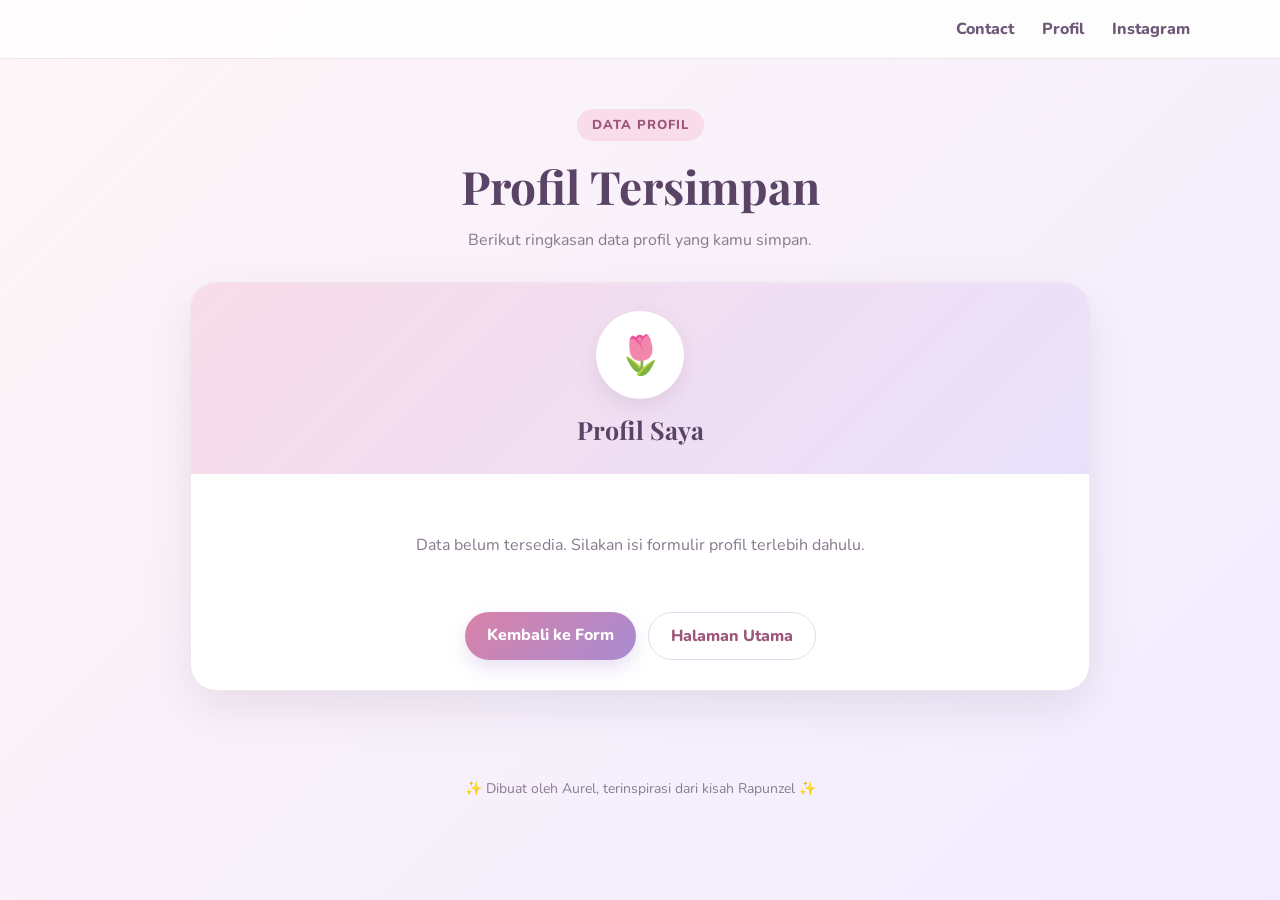
<file: profil-tampil.html>
<!DOCTYPE html>
<html lang="id">
<head>
	<meta charset="utf-8">
	<meta name="viewport" content="width=device-width, initial-scale=1.0">
	<title>Profil Tersimpan</title>

	<link href="https://fonts.googleapis.com/css2?family=Nunito:wght@400;500;600;700;800&family=Playfair+Display:wght@600;700&display=swap" rel="stylesheet">

	<style>
		* {
			box-sizing: border-box;
		}

		body {
			margin: 0;
			min-height: 100vh;
			background: linear-gradient(135deg, #fff5f7, #f1edff);
			color: #4b3f50;
			font-family: "Nunito", sans-serif;
		}

		nav {
			padding: 18px 7%;
			background: rgba(255, 255, 255, 0.85);
			border-bottom: 1px solid #f0e4ef;
		}

		nav ul {
			display: flex;
			justify-content: flex-end;
			align-items: center;
			gap: 28px;
			list-style: none;
			margin: 0;
			padding: 0;
		}

		nav a {
			color: #6e5878;
			text-decoration: none;
			font-weight: 800;
		}

		nav a:hover {
			color: #d16d9c;
		}

		.page {
			width: min(900px, 90%);
			margin: 50px auto;
		}

		.heading {
			text-align: center;
			margin-bottom: 28px;
		}

		.eyebrow {
			display: inline-block;
			padding: 7px 15px;
			border-radius: 30px;
			background: #f9dce9;
			color: #9d5579;
			font-size: 13px;
			font-weight: 800;
			letter-spacing: 1px;
			text-transform: uppercase;
		}

		h1 {
			margin: 14px 0 10px;
			color: #594466;
			font-family: "Playfair Display", serif;
			font-size: clamp(32px, 5vw, 46px);
		}

		.intro {
			margin: 0;
			color: #88788e;
			line-height: 1.7;
		}

		.profile-card {
			overflow: hidden;
			background: #fff;
			border: 1px solid #f0e4ef;
			border-radius: 26px;
			box-shadow: 0 18px 45px rgba(105, 75, 112, 0.12);
		}

		.card-header {
			padding: 28px;
			text-align: center;
			background: linear-gradient(135deg, #f8dce9, #e9e1fb);
		}

		.avatar {
			display: grid;
			place-items: center;
			width: 88px;
			height: 88px;
			margin: 0 auto 14px;
			border: 5px solid rgba(255, 255, 255, 0.85);
			border-radius: 50%;
			background: #fff;
			font-size: 38px;
			box-shadow: 0 8px 20px rgba(105, 75, 112, 0.12);
		}

		.card-header h2 {
			margin: 0;
			color: #594466;
			font-family: "Playfair Display", serif;
			font-size: 25px;
		}

		.card-body {
			padding: 30px;
		}

		.profile-details {
			display: grid;
			grid-template-columns: 1fr 1fr;
			gap: 16px;
			margin: 0;
		}

		.detail {
			padding: 17px 18px;
			border: 1px solid #f0e4ef;
			border-radius: 15px;
			background: #fffafd;
			overflow-wrap: anywhere;
		}

		.detail.full {
			grid-column: 1 / -1;
		}

		.detail dt {
			margin-bottom: 7px;
			color: #9d6b91;
			font-size: 12px;
			font-weight: 800;
			letter-spacing: 1px;
			text-transform: uppercase;
		}

		.detail dd {
			margin: 0;
			color: #594466;
			font-weight: 700;
			line-height: 1.7;
			white-space: pre-wrap;
		}

		.empty-state {
			padding: 28px;
			text-align: center;
			color: #88788e;
			line-height: 1.7;
		}

		.actions {
			display: flex;
			justify-content: center;
			gap: 12px;
			flex-wrap: wrap;
			margin-top: 25px;
		}

		.button {
			display: inline-block;
			padding: 12px 22px;
			border: 0;
			border-radius: 30px;
			background: linear-gradient(135deg, #d982a9, #a88bd1);
			color: #fff;
			font: inherit;
			font-weight: 800;
			text-decoration: none;
			cursor: pointer;
			transition: transform 0.2s, box-shadow 0.2s;
			box-shadow: 0 8px 18px rgba(168, 139, 209, 0.25);
		}

		.button:hover {
			transform: translateY(-2px);
			box-shadow: 0 11px 22px rgba(168, 139, 209, 0.32);
		}

		.button.secondary {
			background: #fff;
			color: #9d5579;
			border: 1px solid #e9d8ed;
			box-shadow: none;
		}

		footer {
			padding: 24px 7%;
			text-align: center;
			color: #8a7c90;
			font-size: 14px;
		}

		@media (max-width: 600px) {
			nav {
				padding: 16px 5%;
			}

			nav ul {
				justify-content: center;
				gap: 22px;
			}

			.page {
				margin: 32px auto;
			}

			.card-body {
				padding: 20px;
			}

			.profile-details {
				grid-template-columns: 1fr;
			}

			.detail.full {
				grid-column: auto;
			}

			.actions {
				flex-direction: column;
			}

			.button {
				text-align: center;
			}
		}
	</style>
</head>

<body>
	<nav>
		<ul>
			<li><a href="index.html#contact">Contact</a></li>
			<li><a href="profil.html">Profil</a></li>
			<li>
				<a href="https://www.instagram.com/aurell_ponamon?exln=MzNlNGNkZWQ4Mg=="
				   target="_blank"
				   rel="noopener noreferrer">Instagram</a>
			</li>
		</ul>
	</nav>

	<main class="page">
		<header class="heading">
			<span class="eyebrow">Data profil</span>
			<h1>Profil Tersimpan</h1>
			<p class="intro">Berikut ringkasan data profil yang kamu simpan.</p>
		</header>

		<section class="profile-card" aria-live="polite">
			<div class="card-header">
				<div class="avatar" aria-hidden="true">🌷</div>
				<h2 id="namaJudul">Profil Saya</h2>
			</div>

			<div class="card-body">
				<div id="profilResult">
					<div class="empty-state">
						Data belum tersedia. Silakan isi formulir profil terlebih dahulu.
					</div>
				</div>

				<div class="actions">
					<a href="profil.html" class="button">Kembali ke Form</a>
					<a href="index.html" class="button secondary">Halaman Utama</a>
				</div>
			</div>
		</section>
	</main>

	<footer>
		<p>✨ Dibuat oleh Aurel, terinspirasi dari kisah Rapunzel ✨</p>
	</footer>

	<script>
		const hasil = document.getElementById("profilResult");
		const namaJudul = document.getElementById("namaJudul");

		function aman(teks) {
			return String(teks ?? "").replace(/[&<>"']/g, function(karakter) {
				return {
					"&": "&amp;",
					"<": "&lt;",
					">": "&gt;",
					'"': "&quot;",
					"'": "&#039;"
				}[karakter];
			});
		}

		try {
			const data = JSON.parse(localStorage.getItem("profil"));

			if (data && data.nama) {
				namaJudul.textContent = data.nama;

				hasil.innerHTML = `
					<dl class="profile-details">
						<div class="detail">
							<dt>NIM</dt>
							<dd>${aman(data.nim)}</dd>
						</div>
						<div class="detail">
							<dt>Nama</dt>
							<dd>${aman(data.nama)}</dd>
						</div>
						<div class="detail full">
							<dt>Alamat</dt>
							<dd>${aman(data.alamat)}</dd>
						</div>
						<div class="detail">
							<dt>Hobi</dt>
							<dd>${aman(data.hobi)}</dd>
						</div>
						<div class="detail">
							<dt>Instagram</dt>
							<dd>${aman(data.instagram)}</dd>
						</div>
					</dl>
				`;
			}
		} catch (error) {
			hasil.innerHTML = `
				<div class="empty-state">
					Data profil belum dapat dibaca. Silakan isi dan simpan formulir kembali.
				</div>
			`;
		}
	</script>
</body>
</html>
</file>
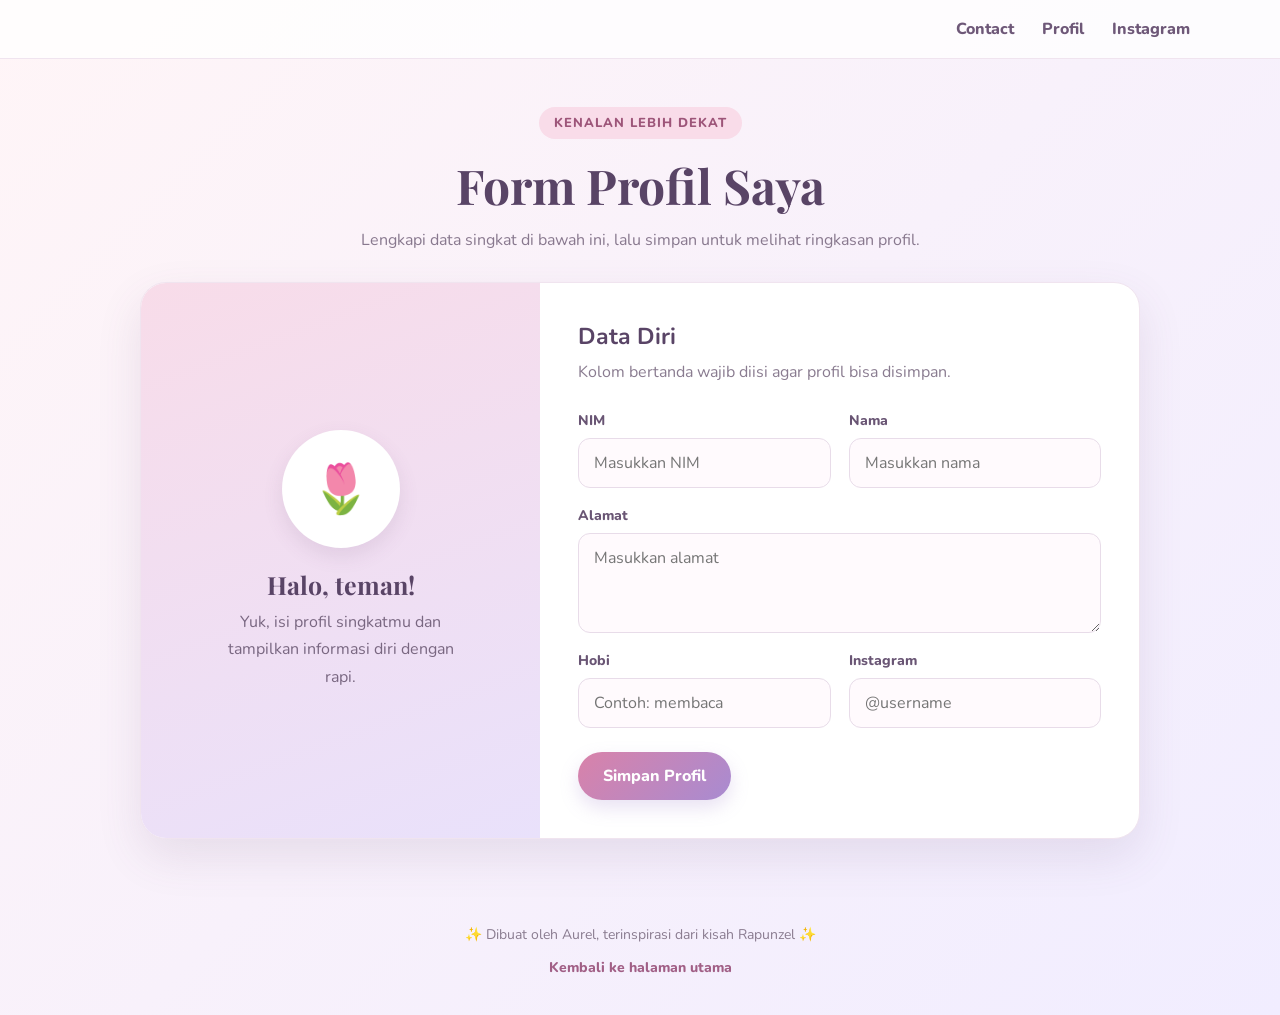
<file: profil.html>
<!DOCTYPE html>
<html lang="id">
<head>
	<meta charset="utf-8">
	<meta name="viewport" content="width=device-width, initial-scale=1.0">
	<title>Profil Saya</title>

	<link href="https://fonts.googleapis.com/css2?family=Nunito:wght@400;500;600;700;800&family=Playfair+Display:wght@600;700&display=swap" rel="stylesheet">

	<style>
		* {
			box-sizing: border-box;
		}

		body {
			margin: 0;
			font-family: "Nunito", sans-serif;
			color: #4b3f50;
			background: linear-gradient(135deg, #fff5f7, #f1edff);
			min-height: 100vh;
		}

		nav {
			padding: 18px 7%;
			background: rgba(255, 255, 255, 0.8);
			border-bottom: 1px solid #f0e4ef;
		}

		nav ul {
			display: flex;
			align-items: center;
			justify-content: flex-end;
			gap: 28px;
			list-style: none;
			margin: 0;
			padding: 0;
		}

		nav a {
			color: #6e5878;
			text-decoration: none;
			font-weight: 800;
			transition: color 0.2s;
		}

		nav a:hover {
			color: #d16d9c;
		}

		.page {
			width: min(1000px, 90%);
			margin: 48px auto;
		}

		.heading {
			text-align: center;
			margin-bottom: 28px;
		}

		.heading .eyebrow {
			display: inline-block;
			padding: 7px 15px;
			border-radius: 30px;
			background: #f9dce9;
			color: #9d5579;
			font-size: 13px;
			font-weight: 800;
			letter-spacing: 1px;
			text-transform: uppercase;
		}

		h1 {
			margin: 14px 0 10px;
			font-family: "Playfair Display", serif;
			font-size: clamp(32px, 5vw, 48px);
			color: #594466;
		}

		.heading p {
			margin: 0;
			color: #88788e;
			line-height: 1.7;
		}

		.profile-card {
			display: grid;
			grid-template-columns: 0.8fr 1.2fr;
			overflow: hidden;
			background: #fff;
			border: 1px solid #f0e4ef;
			border-radius: 26px;
			box-shadow: 0 18px 45px rgba(105, 75, 112, 0.12);
		}

		.profile-side {
			padding: 38px 30px;
			background: linear-gradient(160deg, #f8dce9, #e9e1fb);
			display: flex;
			flex-direction: column;
			align-items: center;
			justify-content: center;
			text-align: center;
		}

		.avatar {
			width: 118px;
			height: 118px;
			display: grid;
			place-items: center;
			margin-bottom: 20px;
			border: 6px solid rgba(255, 255, 255, 0.8);
			border-radius: 50%;
			background: #fff;
			font-size: 48px;
			box-shadow: 0 8px 20px rgba(105, 75, 112, 0.12);
		}

		.profile-side h2 {
			margin: 0 0 8px;
			font-family: "Playfair Display", serif;
			font-size: 25px;
			color: #594466;
		}

		.profile-side p {
			max-width: 250px;
			margin: 0;
			color: #796781;
			line-height: 1.7;
		}

		.form-area {
			padding: 38px;
		}

		.form-area h2 {
			margin: 0 0 8px;
			font-size: 23px;
			color: #594466;
		}

		.form-intro {
			margin: 0 0 25px;
			color: #8a7c90;
			line-height: 1.6;
		}

		.form-grid {
			display: grid;
			grid-template-columns: 1fr 1fr;
			gap: 18px;
		}

		.field {
			display: flex;
			flex-direction: column;
			gap: 8px;
		}

		.field.full {
			grid-column: 1 / -1;
		}

		label {
			font-size: 14px;
			font-weight: 800;
			color: #695574;
		}

		input,
		textarea {
			width: 100%;
			padding: 13px 15px;
			border: 1px solid #e8dce9;
			border-radius: 12px;
			background: #fffafd;
			color: #4b3f50;
			font: inherit;
			outline: none;
			transition: border-color 0.2s, box-shadow 0.2s;
		}

		input:focus,
		textarea:focus {
			border-color: #cf91b1;
			box-shadow: 0 0 0 4px rgba(207, 145, 177, 0.15);
		}

		textarea {
			resize: vertical;
			min-height: 100px;
		}

		.form-actions {
			display: flex;
			align-items: center;
			gap: 14px;
			margin-top: 24px;
		}

		button {
			border: 0;
			border-radius: 30px;
			padding: 13px 25px;
			background: linear-gradient(135deg, #d982a9, #a88bd1);
			color: white;
			font: inherit;
			font-weight: 800;
			cursor: pointer;
			box-shadow: 0 8px 18px rgba(168, 139, 209, 0.25);
			transition: transform 0.2s, box-shadow 0.2s;
		}

		button:hover {
			transform: translateY(-2px);
			box-shadow: 0 11px 22px rgba(168, 139, 209, 0.32);
		}

		#hasilProfil {
			display: none;
			margin-top: 24px;
			padding: 18px;
			border: 1px solid #e9d8ed;
			border-radius: 15px;
			background: #fbf7ff;
			line-height: 1.7;
			overflow-wrap: anywhere;
		}

		#hasilProfil h3 {
			margin: 0 0 10px;
			color: #765a89;
		}

		#hasilProfil p {
			margin: 6px 0;
		}

		footer {
			padding: 24px 7%;
			text-align: center;
			color: #8a7c90;
			font-size: 14px;
		}

		footer a {
			color: #a15f86;
			font-weight: 800;
			text-decoration: none;
		}

		@media (max-width: 700px) {
			nav {
				padding: 16px 5%;
			}

			nav ul {
				justify-content: center;
				gap: 22px;
			}

			.page {
				margin: 30px auto;
			}

			.profile-card {
				grid-template-columns: 1fr;
			}

			.profile-side {
				padding: 30px 22px;
			}

			.form-area {
				padding: 26px 22px;
			}
		}

		@media (max-width: 480px) {
			.form-grid {
				grid-template-columns: 1fr;
			}

			.field.full {
				grid-column: auto;
			}

			.form-actions {
				align-items: stretch;
				flex-direction: column;
			}

			button {
				width: 100%;
			}
		}
	</style>
</head>

<body>
	<nav>
		<ul>
			<li><a href="index.html#contact">Contact</a></li>
			<li><a href="profil.html">Profil</a></li>
			<li>
				<a href="https://www.instagram.com/aurell_ponamon/"
				   target="_blank"
				   rel="noopener noreferrer">Instagram</a>
			</li>
		</ul>
	</nav>

	<main class="page">
		<header class="heading">
			<span class="eyebrow">Kenalan lebih dekat</span>
			<h1>Form Profil Saya</h1>
			<p>Lengkapi data singkat di bawah ini, lalu simpan untuk melihat ringkasan profil.</p>
		</header>

		<section class="profile-card">
			<aside class="profile-side">
				<div class="avatar" aria-hidden="true">🌷</div>
				<h2>Halo, teman!</h2>
				<p>Yuk, isi profil singkatmu dan tampilkan informasi diri dengan rapi.</p>
			</aside>

			<div class="form-area">
				<h2>Data Diri</h2>
				<p class="form-intro">Kolom bertanda wajib diisi agar profil bisa disimpan.</p>

				<form id="profilForm">
					<div class="form-grid">
						<div class="field">
							<label for="nim">NIM</label>
							<input type="text" id="nim" name="nim" placeholder="Masukkan NIM" required>
						</div>

						<div class="field">
							<label for="nama">Nama</label>
							<input type="text" id="nama" name="nama" placeholder="Masukkan nama" required>
						</div>

						<div class="field full">
							<label for="alamat">Alamat</label>
							<textarea id="alamat" name="alamat" placeholder="Masukkan alamat" required></textarea>
						</div>

						<div class="field">
							<label for="hobi">Hobi</label>
							<input type="text" id="hobi" name="hobi" placeholder="Contoh: membaca" required>
						</div>

						<div class="field">
							<label for="instagram">Instagram</label>
							<input type="text" id="instagram" name="instagram" placeholder="@username" required>
						</div>
					</div>

					<div class="form-actions">
						<button type="submit">Simpan Profil</button>
					</div>
				</form>

				<div id="hasilProfil" aria-live="polite"></div>
			</div>
		</section>
	</main>

	<footer>
		<p>✨ Dibuat oleh Aurel, terinspirasi dari kisah Rapunzel ✨</p>
		<p><a href="index.html">Kembali ke halaman utama</a></p>
	</footer>

	<script>
	const profilForm = document.getElementById("profilForm");

	profilForm.addEventListener("submit", function(event) {
		event.preventDefault();

		const dataProfil = {
			nim: document.getElementById("nim").value.trim(),
			nama: document.getElementById("nama").value.trim(),
			alamat: document.getElementById("alamat").value.trim(),
			hobi: document.getElementById("hobi").value.trim(),
			instagram: document.getElementById("instagram").value.trim()
		};

		localStorage.setItem("profil", JSON.stringify(dataProfil));

		window.location.href = "profil-tampil.html";
	});
	</script>
</body>
</html>
</file>
